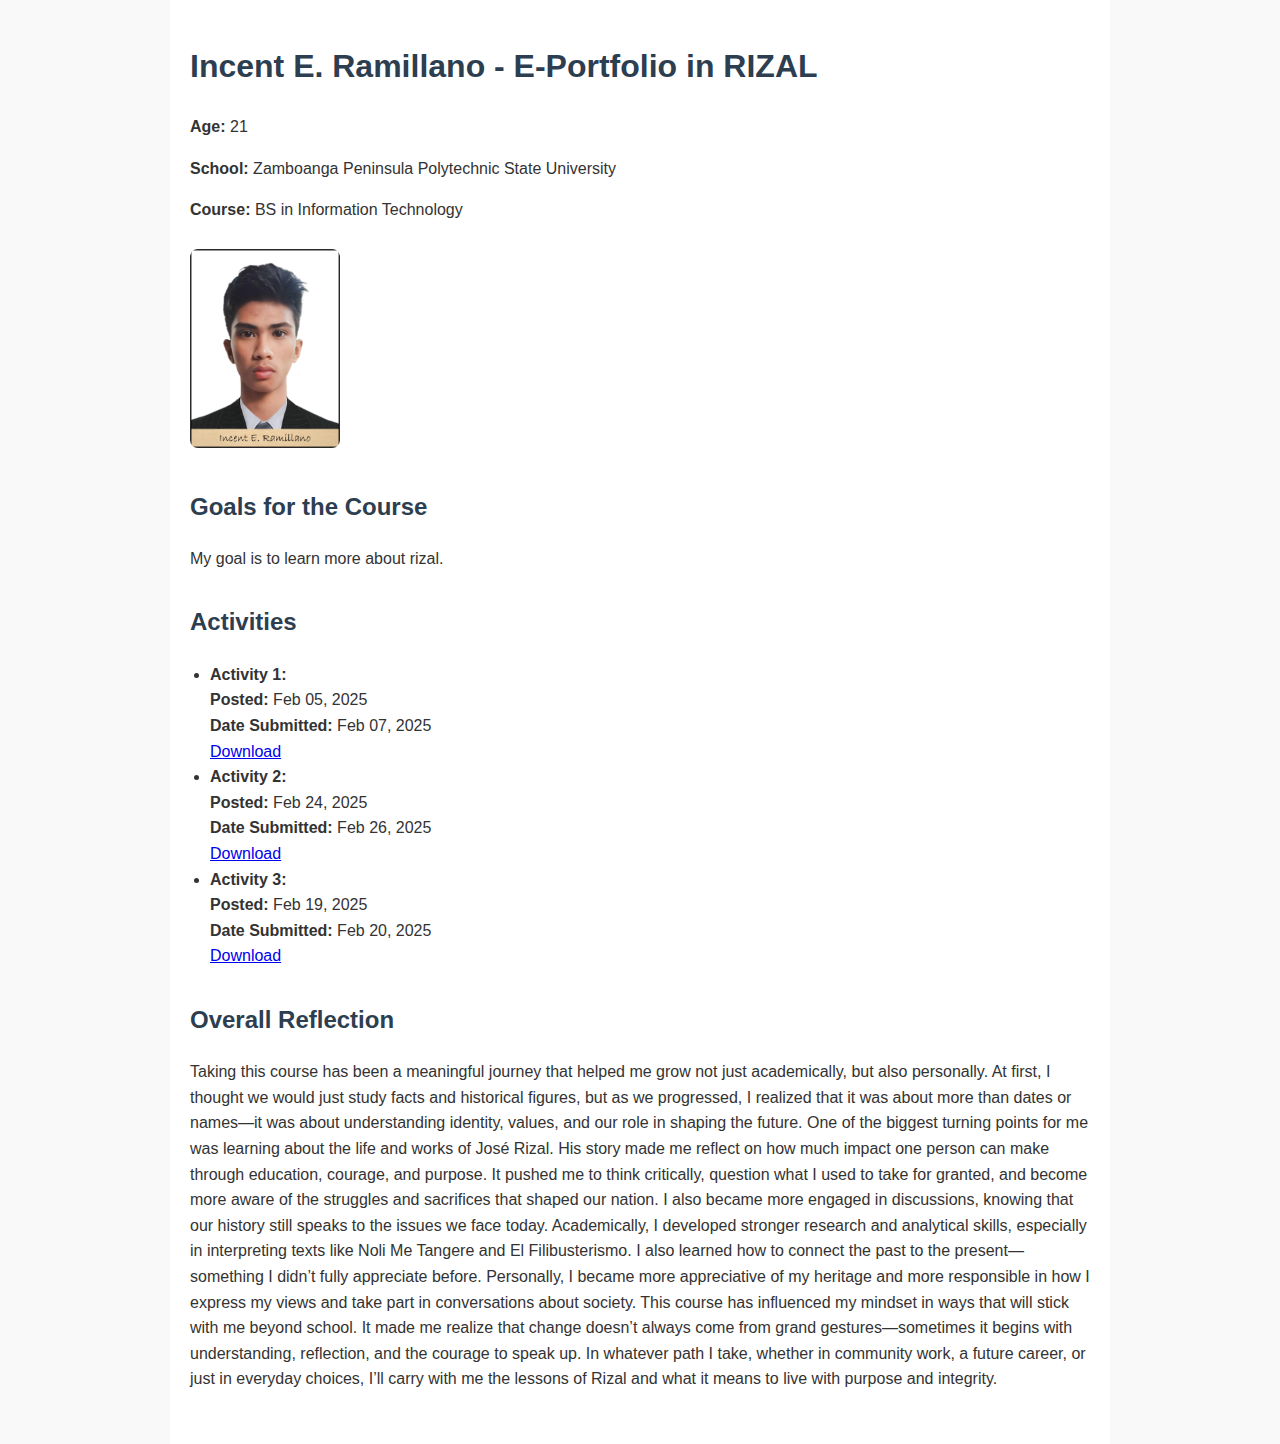
<file: index.html>
<!DOCTYPE html>
<html lang="en">
<head>
  <meta charset="UTF-8">
  <meta name="viewport" content="width=device-width, initial-scale=1">
  <title>Incent E. Ramillano</title>
  <style>
    body {
      font-family: Arial, sans-serif;
      line-height: 1.6;
      margin: 0;
      padding: 0;
      background: #f9f9f9;
      color: #333;
    }
    .container {
      max-width: 900px;
      margin: auto;
      padding: 20px;
      background: white;
    }
    header, section {
      margin-bottom: 2em;
    }
    h1, h2, h3 {
      color: #2c3e50;
    }
    ul, ol {
      padding-left: 20px;
    }
    .photo {
      max-width: 150px;
      border-radius: 8px;
      margin-top: 10px;
    }
  </style>
</head>
<body>
  <div class="container">
    <header>
      <h1>Incent E. Ramillano - E-Portfolio in RIZAL</h1>
      <p><strong>Age:</strong> 21</p>
      <p><strong>School:</strong> Zamboanga Peninsula Polytechnic State University</p>
      <p><strong>Course:</strong> BS in Information Technology</p>
      <img src="pasp.png" alt="Professional Photo" class="photo">
    </header>

    <section>
      <h2>Goals for the Course</h2>
      <p>My goal is to learn more about rizal.</p>
    </section>

    <section>
      <h2>Activities</h2>
      <ul>
        <li>
          <strong>Activity 1:</strong><br>
          <strong>Posted:</strong> Feb 05, 2025<br>
          <strong>Date Submitted:</strong> Feb 07, 2025<br>
          <a href="act1.pdf">Download</a>
        </li>
        <li>
          <strong>Activity 2:</strong><br>
          <strong>Posted:</strong> Feb 24, 2025<br>
          <strong>Date Submitted:</strong> Feb 26, 2025<br>
          <a href="act2.pdf">Download</a>
        </li>
        <li>
          <strong>Activity 3:</strong><br>
          <strong>Posted:</strong> Feb 19, 2025<br>
          <strong>Date Submitted:</strong> Feb 20, 2025<br>
          <a href="act3.pdf">Download</a>
        </li>
 
      </ul>
    </section>

    <section>
      <h2>Overall Reflection</h2>
      <p>Taking this course has been a meaningful journey that helped me grow not just academically, but also personally. At first, I thought we would just study facts and historical figures, but as we progressed, I realized that it was about more than dates or names—it was about understanding identity, values, and our role in shaping the future. One of the biggest turning points for me was learning about the life and works of José Rizal. His story made me reflect on how much impact one person can make through education, courage, and purpose. It pushed me to think critically, question what I used to take for granted, and become more aware of the struggles and sacrifices that shaped our nation. I also became more engaged in discussions, knowing that our history still speaks to the issues we face today. Academically, I developed stronger research and analytical skills, especially in interpreting texts like Noli Me Tangere and El Filibusterismo. I also learned how to connect the past to the present—something I didn’t fully appreciate before. Personally, I became more appreciative of my heritage and more responsible in how I express my views and take part in conversations about society. This course has influenced my mindset in ways that will stick with me beyond school. It made me realize that change doesn’t always come from grand gestures—sometimes it begins with understanding, reflection, and the courage to speak up. In whatever path I take, whether in community work, a future career, or just in everyday choices, I’ll carry with me the lessons of Rizal and what it means to live with purpose and integrity.</p>
    </section>
  </div>
</body>
</html>
</file>
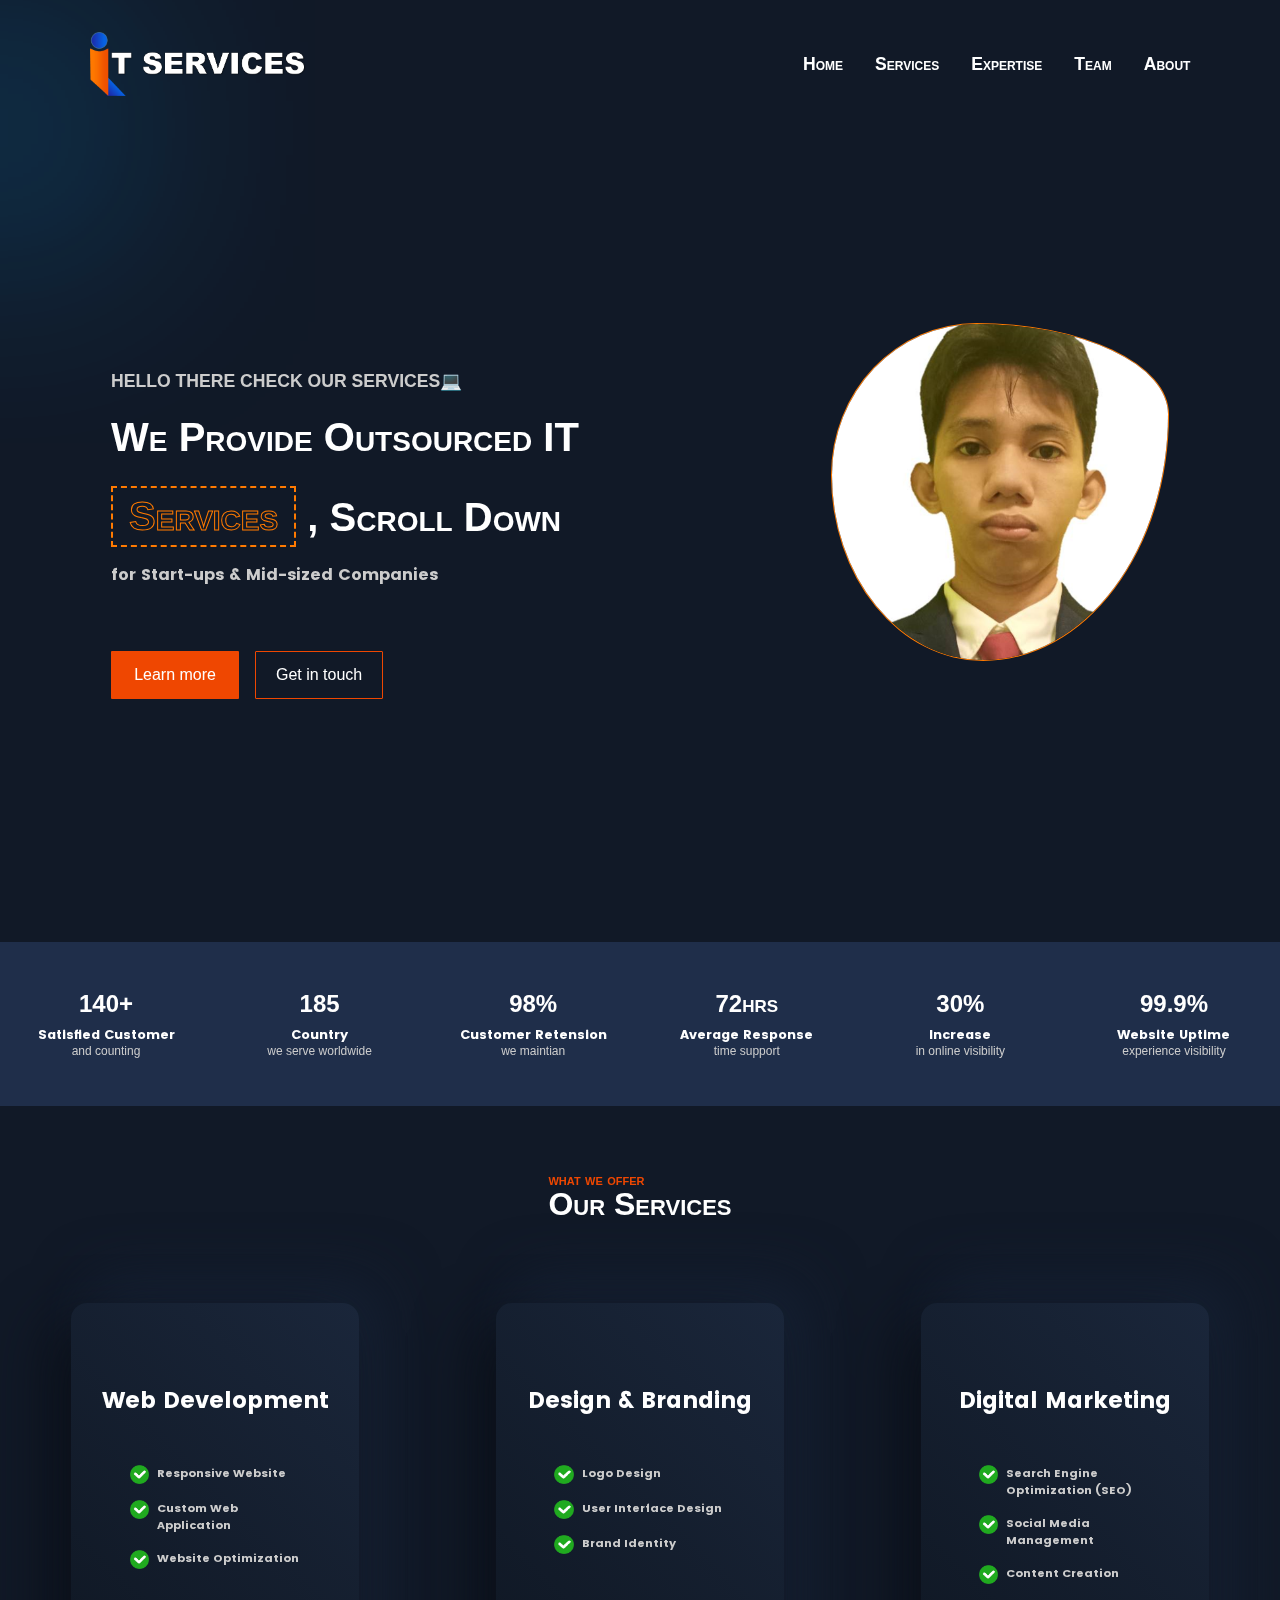
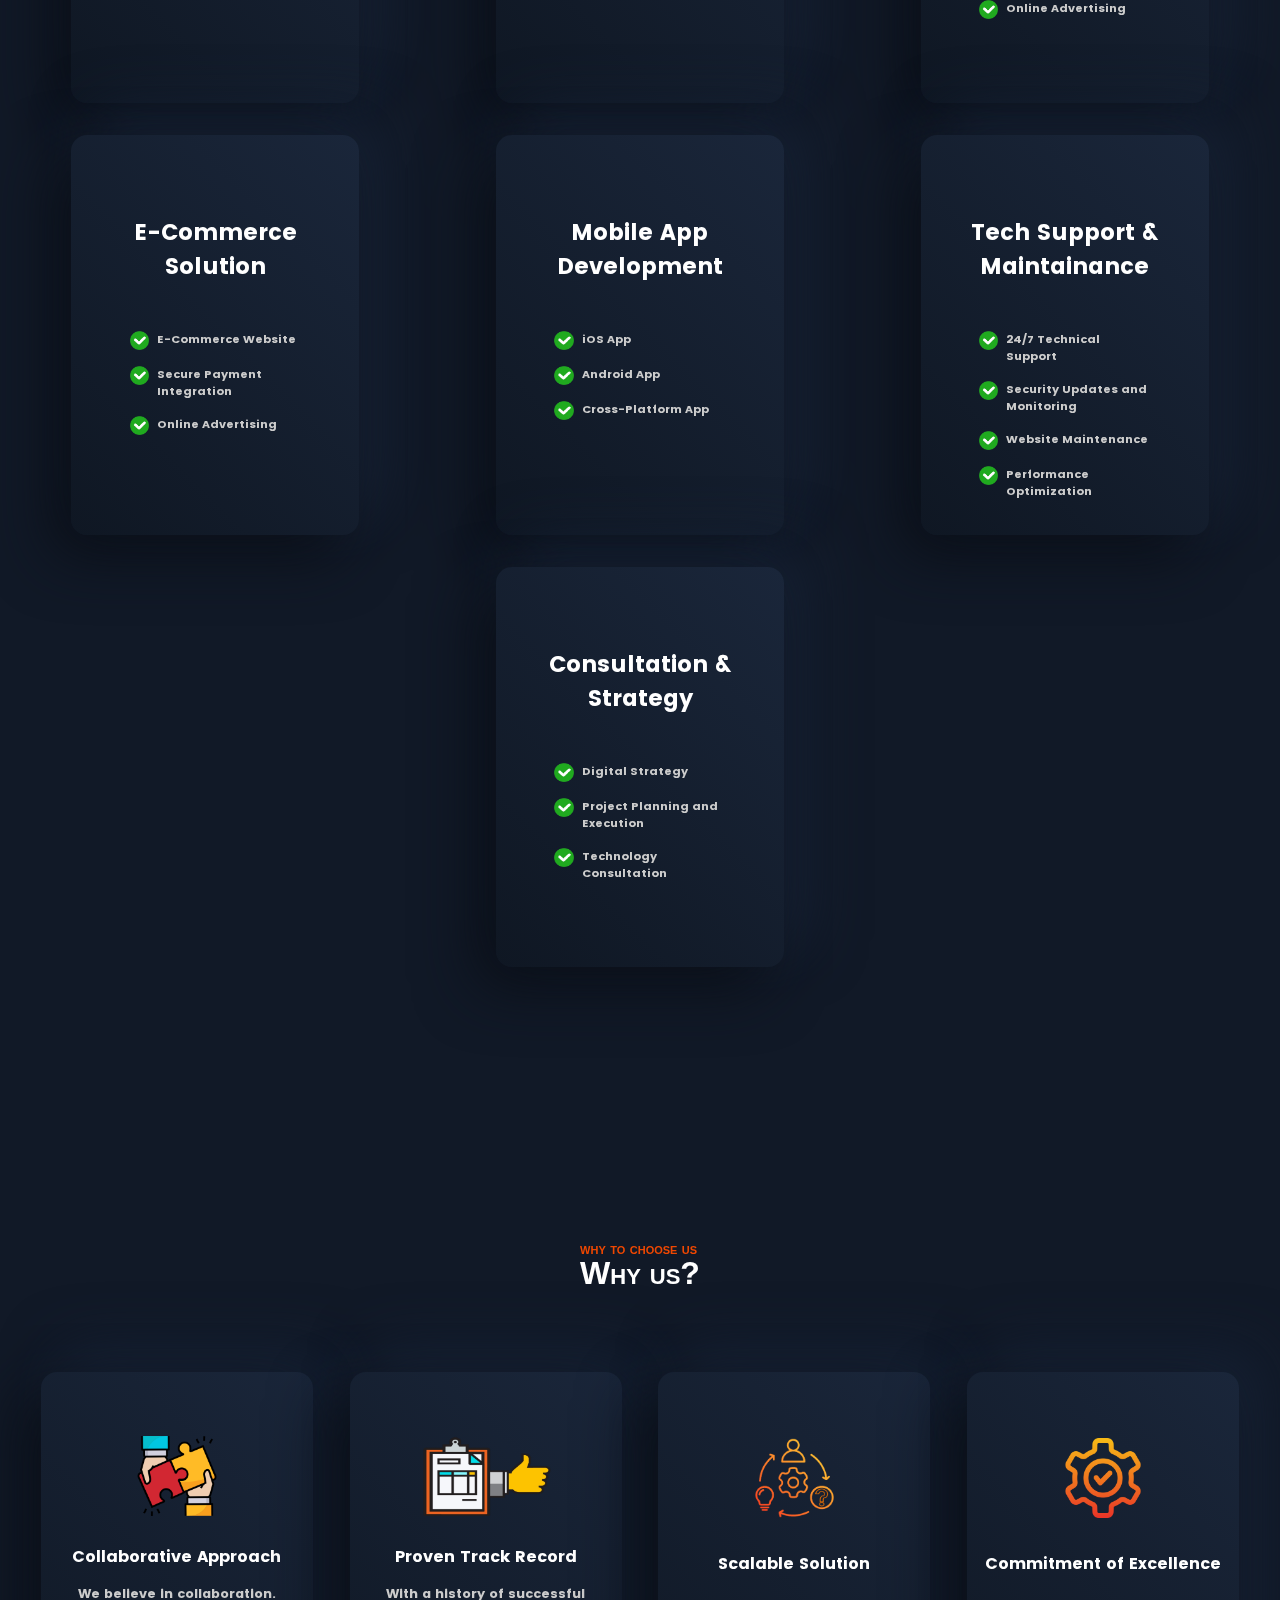
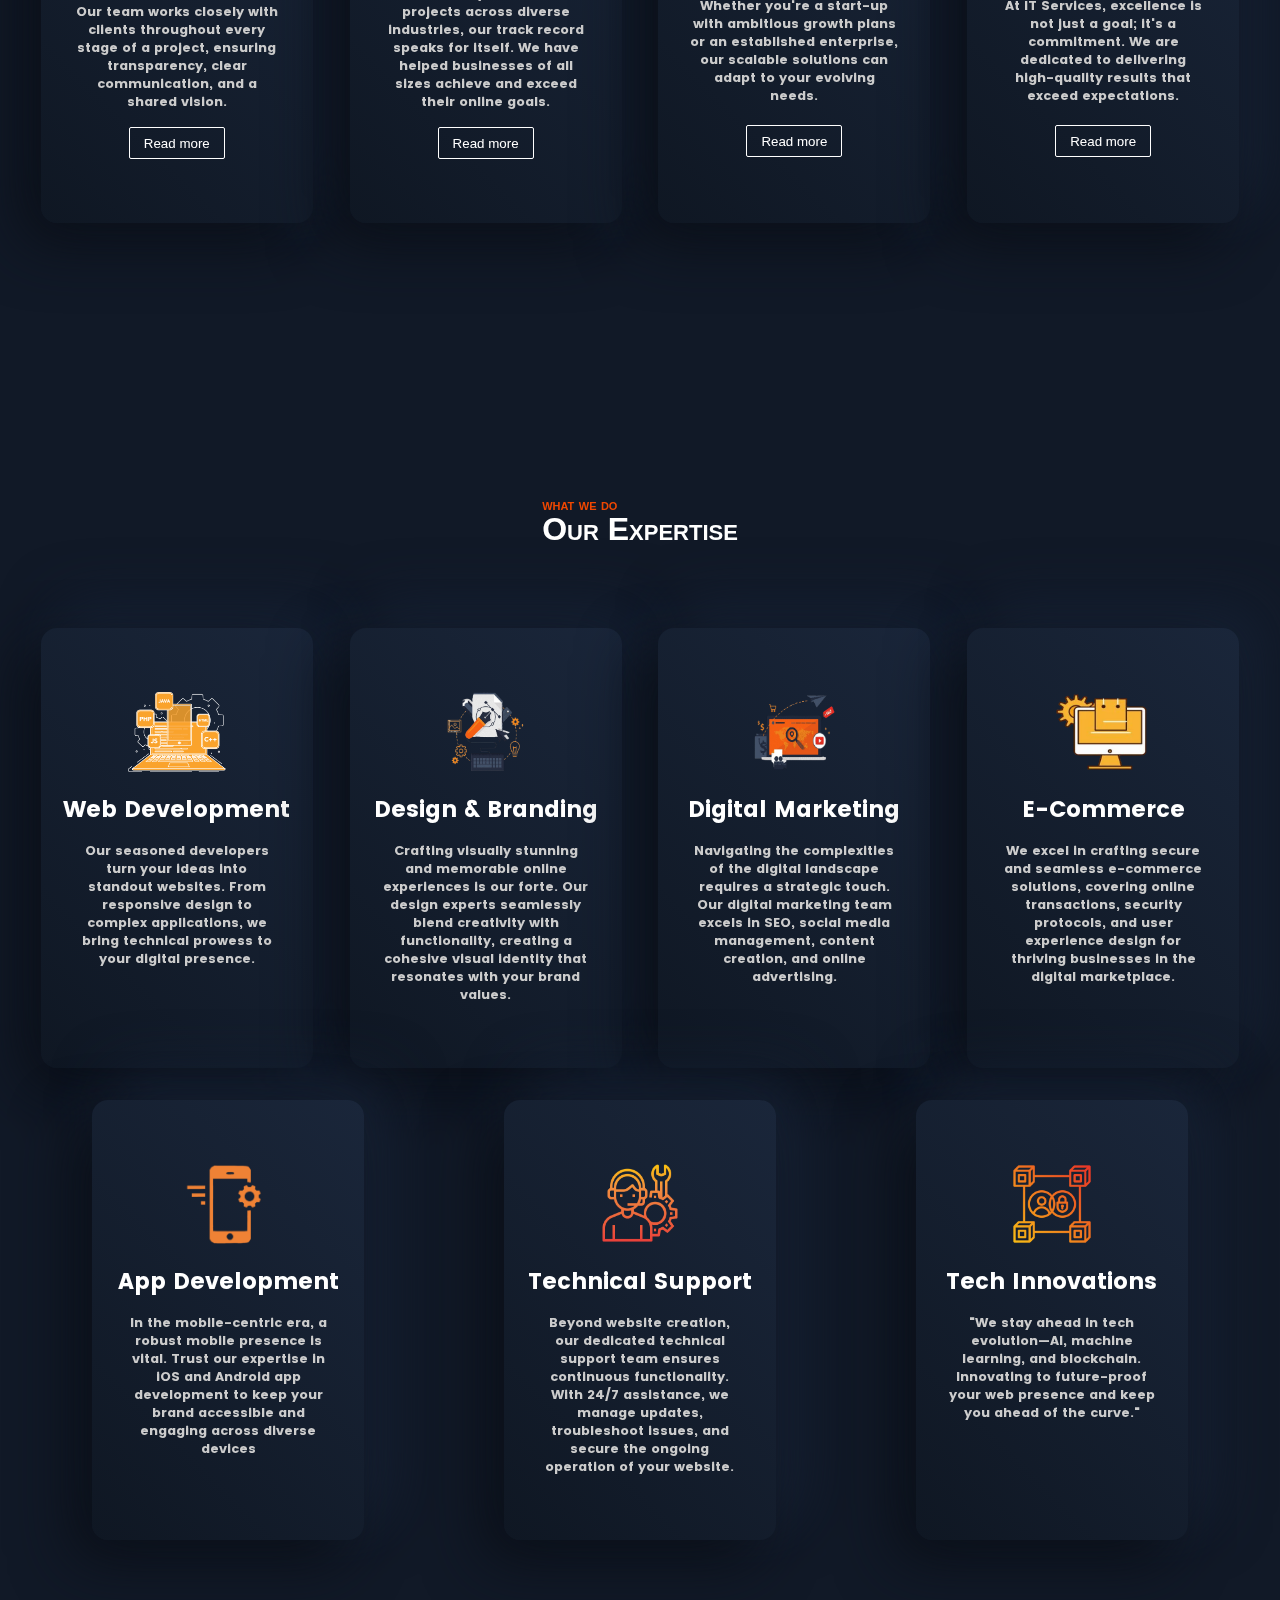
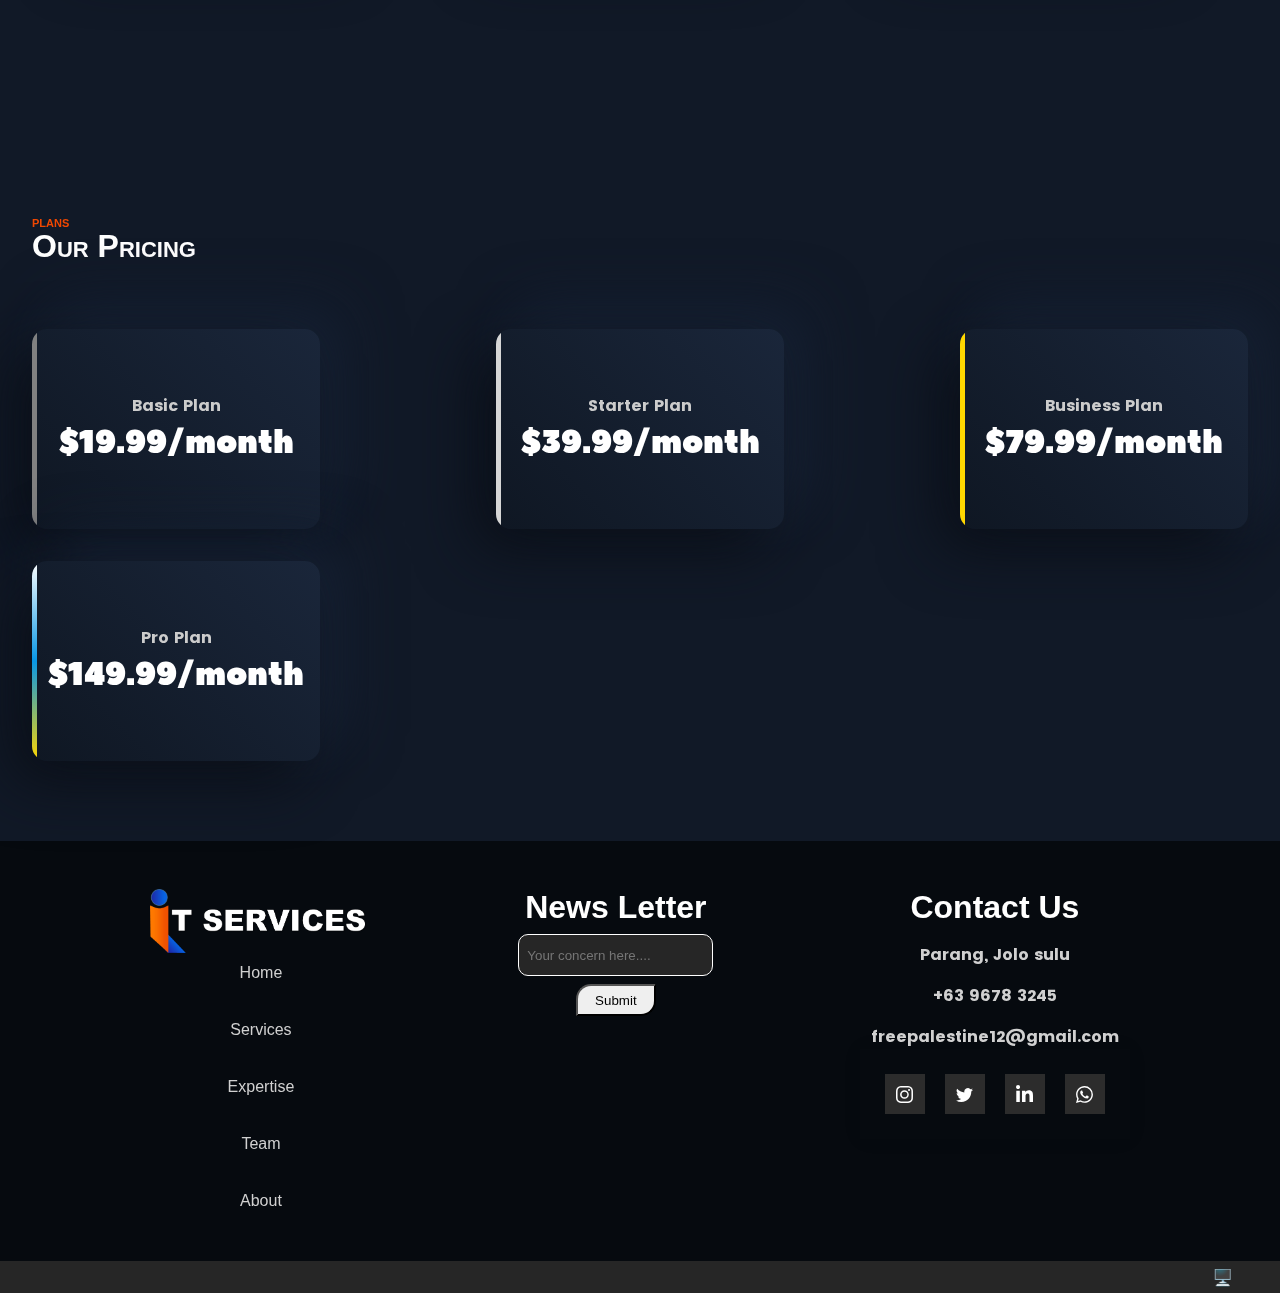
<file: FinalAmbatufast/index.html>
<!DOCTYPE html>
<html lang="en" style="scroll-behavior: smooth;">

<head>
    <meta charset="UTF-8">
    <meta name="viewport" content="width=
    , initial-scale=1.0">
    <link rel="stylesheet" href="style.css">
    <title>IT Services</title>
</head>

<body>
    <div class="vhst" id="hm">
        <header>

            <nav>
                <div class="logo">
                    <img src="images/logo.png" alt="">
                </div>
                <ul id="sd">
                    <li><a href="#hm"><img src="images/home.png" alt="">Home</a></li>
                    <li><a href="#services"><img src="images/srv.png" alt="">Services</a></li>
                    <li><a href="#xper"><img src="images/expertise.png" alt="">Expertise</a></li>
                    <li><a href="#"><img src="images/tm.png" alt="">Team</a></li>
                    <li><a href="#"><img src="images/abt.png" alt="">About</a></li>
                </ul>
                <label class="bar" for="check">
                    <input type="checkbox" id="check">
                    <span class="top"></span>
                    <span class="middle"></span>
                    <span class="bottom"></span>
                </label>
            </nav>
        </header>


        <div class="blur"></div>
        <div class="welcome">
            <div class="lab">
                <h4>HELLO THERE CHECK OUR SERVICES💻</h4>
                <h2>We Provide Outsourced IT <span>Services</span> , Scroll Down</h2>
                <p>for Start-ups & Mid-sized Companies</p>
                <div class="butr">
                    <button>Learn more</button>
                    <button>Get in touch </button>
                </div>
            </div>
            <div class="im">
                <img id="image" src="images/IDK.png" alt="">
            </div>

        </div>

    </div>



    <div class="ret">
        <ol>
            <h2>140+</h2>
            <h3>Satisfied Customer</h3>
            <p>and counting</p>
        </ol>

        <ol>
            <h2>185</h2>
            <h3>Country</h3>
            <p>we serve worldwide</p>
        </ol>

        <ol>
            <h2>98%</h2>
            <h3>Customer Retension</h3>
            <p>we maintian</p>

        </ol>

        <ol>
            <h2>72hrs</h2>
            <h3>Average Response</h3>
            <p>time support </p>
        </ol>

        <ol>
            <h2>30%</h2>
            <h3>Increase</h3>
            <p>in online visibility</p>
        </ol>

        <ol>
            <h2>99.9%</h2>
            <h3>Website Uptime</h3>
            <p>experience visibility</p>
        </ol>
    </div>



    <div class="services">
        <div class="servlab">
            <h2><span>Our</span> Services</h2>
        </div>

        <ul>
            <section id="services">
                <h3>Web Development</h3>

                <ol>

                    <li>
                        <img src="images/check.png" alt="">
                        <p>Responsive Website</p>
                    </li>

                    <li>
                        <img src="images/check.png" alt="">
                        <p>Custom Web Application</p>

                    </li>

                    <li>
                        <img src="images/check.png" alt="">
                        <p>Website Optimization</p>
                    </li>
                </ol>

            </section>

            <section>
                <h3>Design & Branding</h3>

                <ol>

                    <li>
                        <img src="images/check.png" alt="">
                        <p>Logo Design</p>

                    </li>

                    <li>
                        <img src="images/check.png" alt="">
                        <p>User Interface Design</p>

                    </li>

                    <li>
                        <img src="images/check.png" alt="">
                        <p>Brand Identity</p>
                    </li>
                </ol>
            </section>

            <section>
                <h3>Digital Marketing</h3>

                <ol>

                    <li>
                        <img src="images/check.png" alt="">
                        <p>Search Engine Optimization (SEO)</p>

                    </li>

                    <li>
                        <img src="images/check.png" alt="">
                        <p>Social Media Management</p>

                    </li>

                    <li>
                        <img src="images/check.png" alt="">
                        <p>Content Creation</p>
                    </li>

                    <li>
                        <img src="images/check.png" alt="">
                        <p>Online Advertising</p>
                    </li>
                </ol>
            </section>

            <section>
                <h3>E-Commerce Solution</h3>

                <ol>

                    <li>
                        <img src="images/check.png" alt="">
                        <p>E-Commerce Website</p>

                    </li>

                    <li>
                        <img src="images/check.png" alt="">
                        <p>Secure Payment Integration</p>

                    </li>

                    <li>
                        <img src="images/check.png" alt="">
                        <p>Online Advertising</p>
                    </li>
                </ol>
            </section>

            <section>
                <h3>Mobile App Development</h3>

                <ol>

                    <li>
                        <img src="images/check.png" alt="">
                        <p>iOS App</p>

                    </li>

                    <li>
                        <img src="images/check.png" alt="">
                        <p>Android App</p>

                    </li>

                    <li>
                        <img src="images/check.png" alt="">
                        <p>Cross-Platform App</p>
                    </li>
                </ol>
            </section>

            <section>
                <h3>Tech Support & Maintainance</h3>

                <ol>

                    <li>
                        <img src="images/check.png" alt="">
                        <p>24/7 Technical Support</p>

                    </li>

                    <li>
                        <img src="images/check.png" alt="">
                        <p>Security Updates and Monitoring</p>

                    </li>

                    <li>
                        <img src="images/check.png" alt="">
                        <p>Website Maintenance</p>
                    </li>

                    <li>
                        <img src="images/check.png" alt="">
                        <p> Performance Optimization</p>
                    </li>
                </ol>
            </section>

            <section>
                <h3>Consultation & Strategy</h3>

                <ol>

                    <li>
                        <img src="images/check.png" alt="">
                        <p>Digital Strategy</p>

                    </li>

                    <li>
                        <img src="images/check.png" alt="">
                        <p>Project Planning and Execution</p>

                    </li>

                    <li>
                        <img src="images/check.png" alt="">
                        <p>Technology Consultation</p>
                    </li>
                </ol>
            </section>
        </ul>


    </div>


    <div class="wus">
        <div class="wuslab">
            <h2>Why us?</h2>
        </div>
        <ul>
            <li>
                <img src="images/colab.png" alt="">
                <h3>Collaborative Approach</h3>
                <p>We believe in collaboration. Our team works closely with clients throughout every stage of a project,
                    ensuring transparency, clear communication, and a shared vision.</p>
                <button>Read more</button>
            </li>
            <li>
                <img src="images/rec.png" alt="">
                <h3>Proven Track Record</h3>
                <p>With a history of successful projects across diverse industries, our track record speaks for itself.
                    We have helped businesses of all sizes achieve and exceed their online goals.</p>
                <button>Read more</button>
            </li>
            <li>
                <img src="images/tr.png" alt="">
                <h3>Scalable Solution</h3>
                <p> Whether you're a start-up with ambitious growth plans or an established enterprise, our scalable
                    solutions can adapt to your evolving needs.</p>
                <button>Read more</button>
            </li>
            <li>
                <img src="images/comit.png" alt="">
                <h3>Commitment of Excellence</h3>
                <p>At IT Services, excellence is not just a goal; it's a commitment. We are dedicated to delivering
                    high-quality results that exceed expectations.</p>
                <button>Read more</button>
            </li>
        </ul>
    </div>




    <div class="exper">
        <div class="xp">
            <h2 id="xper">Our Expertise</h2>
        </div>
        <ul>

            <li>
                <img src="images/langdv.png" alt="">

                <h3>Web Development</h3>
                <p>
                    Our seasoned developers turn your ideas into standout websites. From responsive design to complex
                    applications, we bring technical prowess to your digital presence.
                </p>
            </li>


            <li>
                <img src="images/bran.png" alt="">

                <h3>Design & Branding</h3>
                <p>
                    Crafting visually stunning and memorable online experiences is our forte. Our design experts
                    seamlessly blend creativity with functionality, creating a cohesive visual identity that resonates
                    with your brand values.
                </p>
            </li>


            <li>
                <img src="images/strat.png" alt="">

                <h3>Digital Marketing</h3>
                <p>
                    Navigating the complexities of the digital landscape requires a strategic touch. Our digital
                    marketing team excels in SEO, social media management, content creation, and online advertising.
                </p>
            </li>


            <li>
                <img src="images/ecom.png" alt="">

                <h3>E-Commerce</h3>
                <p>
                    We excel in crafting secure and seamless e-commerce solutions, covering online transactions,
                    security protocols, and user experience design for thriving businesses in the digital marketplace.
                </p>
            </li>


            <li>
                <img src="images/mobil.png" alt="">

                <h3>App Development</h3>
                <p>
                    In the mobile-centric era, a robust mobile presence is vital. Trust our expertise in iOS and Android
                    app development to keep your brand accessible and engaging across diverse devices
                </p>
            </li>


            <li>
                <img src="images/techs.png" alt="">

                <h3>Technical Support</h3>
                <p>
                    Beyond website creation, our dedicated technical support team ensures continuous functionality. With
                    24/7 assistance, we manage updates, troubleshoot issues, and secure the ongoing operation of your
                    website.
                </p>
            </li>


            
            <li>
                <img src="images/bchain.png" alt="">

                <h3>Tech Innovations</h3>
                <p>
                    "We stay ahead in tech evolution—AI, machine learning, and blockchain. Innovating to future-proof
                    your web presence and keep you ahead of the curve."
                </p>
            </li>
        </ul>
    </div>










<div class="pla">

    <div class="pplan" id="plan">
        <div class="ht">
            <h2>Our Pricing</h2>
        </div>
        <ul>
            <li>
                <h4>Basic Plan</h4>
                <h3>$19.99/month</h3>
                <section2>
                    <ol>
                        <img src="images/check.png" alt="">
                        <p>Web Development</p>
                    </ol>
                    <ol>
                        <img src="images/check.png" alt="">
                        <p>Standard Design</p>
                    </ol>
                    <ol>
                        <img src="images/check.png" alt="">
                        <p>Enhanced SEO Optimization</p>
                    </ol>
                    <ol>
                        <img src="images/check.png" alt="">
                        <p>Basic SEO Optimization</p>
                    </ol>
                </section2>
            </li>




            

            <li>
                <h4>Starter Plan</h4>
                <h3>$39.99/month</h3>
                <section2>
                    <ol>
                        <img src="images/check.png" alt="">
                        <p>Web Development</p>
                    </ol>
                    <ol>
                        <img src="images/check.png" alt="">
                        <p>Custom Design</p>
                    </ol>
                    <ol>
                        <img src="images/check.png" alt="">
                        <p>Enhanced SEO Optimization</p>
                    </ol>
                    <ol>
                        <img src="images/check.png" alt="">
                        <p>Social Media Management</p>
                    </ol>
                    <ol>
                        <img src="images/check.png" alt="">
                        <p>Email and Chat Support</p>
                    </ol>
                </section2>
            </li>




            <li>
                <h4>Business Plan</h4>
                <h3>$79.99/month</h3>
                <section2>
                    <ol>
                        <img src="images/check.png" alt="">
                        <p>Web Development</p>
                    </ol>
                    <ol>
                        <img src="images/check.png" alt="">
                        <p>Premium Design</p>
                    </ol>
                    <ol>
                        <img src="images/check.png" alt="">
                        <p>Advanced SEO Optimization</p>
                    </ol>
                    <ol>
                        <img src="images/check.png" alt="">
                        <p>Social Media Management</p>
                    </ol>
                    <ol>
                        <img src="images/check.png" alt="">
                        <p>Content Creation</p>
                    </ol>
                    <ol>
                        <img src="images/check.png" alt="">
                        <p>E-commerce Support</p>
                    </ol>
                    <ol>
                        <img src="images/check.png" alt="">
                        <p>24/7 Email and Chat Support</p>
                    </ol>
                </section2>
            </li>




            <li>
                <h4>Pro Plan</h4>
                <h3>$149.99/month</h3>
                <section2>
                    <ol>
                        <img src="images/check.png" alt="">
                        <p>Comprehensive Web Development</p>
                    </ol>
                    <ol>
                        <img src="images/check.png" alt="">
                        <p>Bespoke Design</p>
                    </ol>
                    <ol>
                        <img src="images/check.png" alt="">
                        <p>Advanced SEO and Analytics</p>
                    </ol>
                    <ol>
                        <img src="images/check.png" alt="">
                        <p>Social Media Management and Advertising</p>
                    </ol>
                    <ol>
                        <img src="images/check.png" alt="">
                        <p>Content Creation and Marketing</p>
                    </ol>
                    <ol>
                        <img src="images/check.png" alt="">
                        <p>E-commerce Solutions</p>
                    </ol>
                    <ol>
                        <img src="images/check.png" alt="">
                        <p>Mobile App Development</p>
                    </ol>
                    <ol>
                        <img src="images/check.png" alt="">
                        <p>24/7 Priority Support</p>
                    </ol>
                </section2>
            </li>
        </ul>
    </div>

</div>
















    <div class="bom">
        <li>

            <img src="images/logo.png" alt="">

            <ul id="sd">
                <li><a href="#hm">Home</a></li>
                <li><a href="#services">Services</a></li>
                <li><a href="#xper">Expertise</a></li>
                <li><a href="#">Team</a></li>
                <li><a href="#">About</a></li>
            </ul>
        </li>

        <li>
            <h1>News Letter</h1>
            <form action="">
                <input placeholder="Your concern here...." id="mssg" type="text" required>
                <input id="bort" type="submit" class="sub">
            </form>
        </li>
        <li>
            <h1>Contact Us</h1>
            <section>
                <ol><i class="fa-solid fa-location-dot" style="color: #e2e6e9;"></i> Parang, Jolo sulu</ol>
                <ol><i class="fa-solid fa-headset"></i> +63 9678 3245</ol>
                <ol><i class="fa-solid fa-envelope"></i> freepalestine12@gmail.com</ol>
            </section>
            <div class="card">
                <a href="#" class="socialContainer containerOne">
                    <svg class="socialSvg instagramSvg" viewBox="0 0 16 16">
                        <path
                            d="M8 0C5.829 0 5.556.01 4.703.048 3.85.088 3.269.222 2.76.42a3.917 3.917 0 0 0-1.417.923A3.927 3.927 0 0 0 .42 2.76C.222 3.268.087 3.85.048 4.7.01 5.555 0 5.827 0 8.001c0 2.172.01 2.444.048 3.297.04.852.174 1.433.372 1.942.205.526.478.972.923 1.417.444.445.89.719 1.416.923.51.198 1.09.333 1.942.372C5.555 15.99 5.827 16 8 16s2.444-.01 3.298-.048c.851-.04 1.434-.174 1.943-.372a3.916 3.916 0 0 0 1.416-.923c.445-.445.718-.891.923-1.417.197-.509.332-1.09.372-1.942C15.99 10.445 16 10.173 16 8s-.01-2.445-.048-3.299c-.04-.851-.175-1.433-.372-1.941a3.926 3.926 0 0 0-.923-1.417A3.911 3.911 0 0 0 13.24.42c-.51-.198-1.092-.333-1.943-.372C10.443.01 10.172 0 7.998 0h.003zm-.717 1.442h.718c2.136 0 2.389.007 3.232.046.78.035 1.204.166 1.486.275.373.145.64.319.92.599.28.28.453.546.598.92.11.281.24.705.275 1.485.039.843.047 1.096.047 3.231s-.008 2.389-.047 3.232c-.035.78-.166 1.203-.275 1.485a2.47 2.47 0 0 1-.599.919c-.28.28-.546.453-.92.598-.28.11-.704.24-1.485.276-.843.038-1.096.047-3.232.047s-2.39-.009-3.233-.047c-.78-.036-1.203-.166-1.485-.276a2.478 2.478 0 0 1-.92-.598 2.48 2.48 0 0 1-.6-.92c-.109-.281-.24-.705-.275-1.485-.038-.843-.046-1.096-.046-3.233 0-2.136.008-2.388.046-3.231.036-.78.166-1.204.276-1.486.145-.373.319-.64.599-.92.28-.28.546-.453.92-.598.282-.11.705-.24 1.485-.276.738-.034 1.024-.044 2.515-.045v.002zm4.988 1.328a.96.96 0 1 0 0 1.92.96.96 0 0 0 0-1.92zm-4.27 1.122a4.109 4.109 0 1 0 0 8.217 4.109 4.109 0 0 0 0-8.217zm0 1.441a2.667 2.667 0 1 1 0 5.334 2.667 2.667 0 0 1 0-5.334z">
                        </path>
                    </svg>
                </a>

                <a href="#" class="socialContainer containerTwo">
                    <svg class="socialSvg twitterSvg" viewBox="0 0 16 16">
                        <path
                            d="M5.026 15c6.038 0 9.341-5.003 9.341-9.334 0-.14 0-.282-.006-.422A6.685 6.685 0 0 0 16 3.542a6.658 6.658 0 0 1-1.889.518 3.301 3.301 0 0 0 1.447-1.817 6.533 6.533 0 0 1-2.087.793A3.286 3.286 0 0 0 7.875 6.03a9.325 9.325 0 0 1-6.767-3.429 3.289 3.289 0 0 0 1.018 4.382A3.323 3.323 0 0 1 .64 6.575v.045a3.288 3.288 0 0 0 2.632 3.218 3.203 3.203 0 0 1-.865.115 3.23 3.23 0 0 1-.614-.057 3.283 3.283 0 0 0 3.067 2.277A6.588 6.588 0 0 1 .78 13.58a6.32 6.32 0 0 1-.78-.045A9.344 9.344 0 0 0 5.026 15z">
                        </path>
                    </svg> </a>

                <a href="#" class="socialContainer containerThree">
                    <svg class="socialSvg linkdinSvg" viewBox="0 0 448 512">
                        <path
                            d="M100.28 448H7.4V148.9h92.88zM53.79 108.1C24.09 108.1 0 83.5 0 53.8a53.79 53.79 0 0 1 107.58 0c0 29.7-24.1 54.3-53.79 54.3zM447.9 448h-92.68V302.4c0-34.7-.7-79.2-48.29-79.2-48.29 0-55.69 37.7-55.69 76.7V448h-92.78V148.9h89.08v40.8h1.3c12.4-23.5 42.69-48.3 87.88-48.3 94 0 111.28 61.9 111.28 142.3V448z">
                        </path>
                    </svg>
                </a>

                <a href="#" class="socialContainer containerFour">
                    <svg class="socialSvg whatsappSvg" viewBox="0 0 16 16">
                        <path
                            d="M13.601 2.326A7.854 7.854 0 0 0 7.994 0C3.627 0 .068 3.558.064 7.926c0 1.399.366 2.76 1.057 3.965L0 16l4.204-1.102a7.933 7.933 0 0 0 3.79.965h.004c4.368 0 7.926-3.558 7.93-7.93A7.898 7.898 0 0 0 13.6 2.326zM7.994 14.521a6.573 6.573 0 0 1-3.356-.92l-.24-.144-2.494.654.666-2.433-.156-.251a6.56 6.56 0 0 1-1.007-3.505c0-3.626 2.957-6.584 6.591-6.584a6.56 6.56 0 0 1 4.66 1.931 6.557 6.557 0 0 1 1.928 4.66c-.004 3.639-2.961 6.592-6.592 6.592zm3.615-4.934c-.197-.099-1.17-.578-1.353-.646-.182-.065-.315-.099-.445.099-.133.197-.513.646-.627.775-.114.133-.232.148-.43.05-.197-.1-.836-.308-1.592-.985-.59-.525-.985-1.175-1.103-1.372-.114-.198-.011-.304.088-.403.087-.088.197-.232.296-.346.1-.114.133-.198.198-.33.065-.134.034-.248-.015-.347-.05-.099-.445-1.076-.612-1.47-.16-.389-.323-.335-.445-.34-.114-.007-.247-.007-.38-.007a.729.729 0 0 0-.529.247c-.182.198-.691.677-.691 1.654 0 .977.71 1.916.81 2.049.098.133 1.394 2.132 3.383 2.992.47.205.84.326 1.129.418.475.152.904.129 1.246.08.38-.058 1.171-.48 1.338-.943.164-.464.164-.86.114-.943-.049-.084-.182-.133-.38-.232z">
                        </path>
                    </svg>
                </a>
            </div>


        </li>
    </div>


    <div class="footer">
        <marquee>
            🖥️ AL-KHAZRI 🖥️ ALQUIN 🖥️ ALGEO 🖥️ BRENDO 🖥️ INCENT 🖥️
        </marquee>

    </div>


    <script src="script.js"></script>
</body>

</html>
</file>
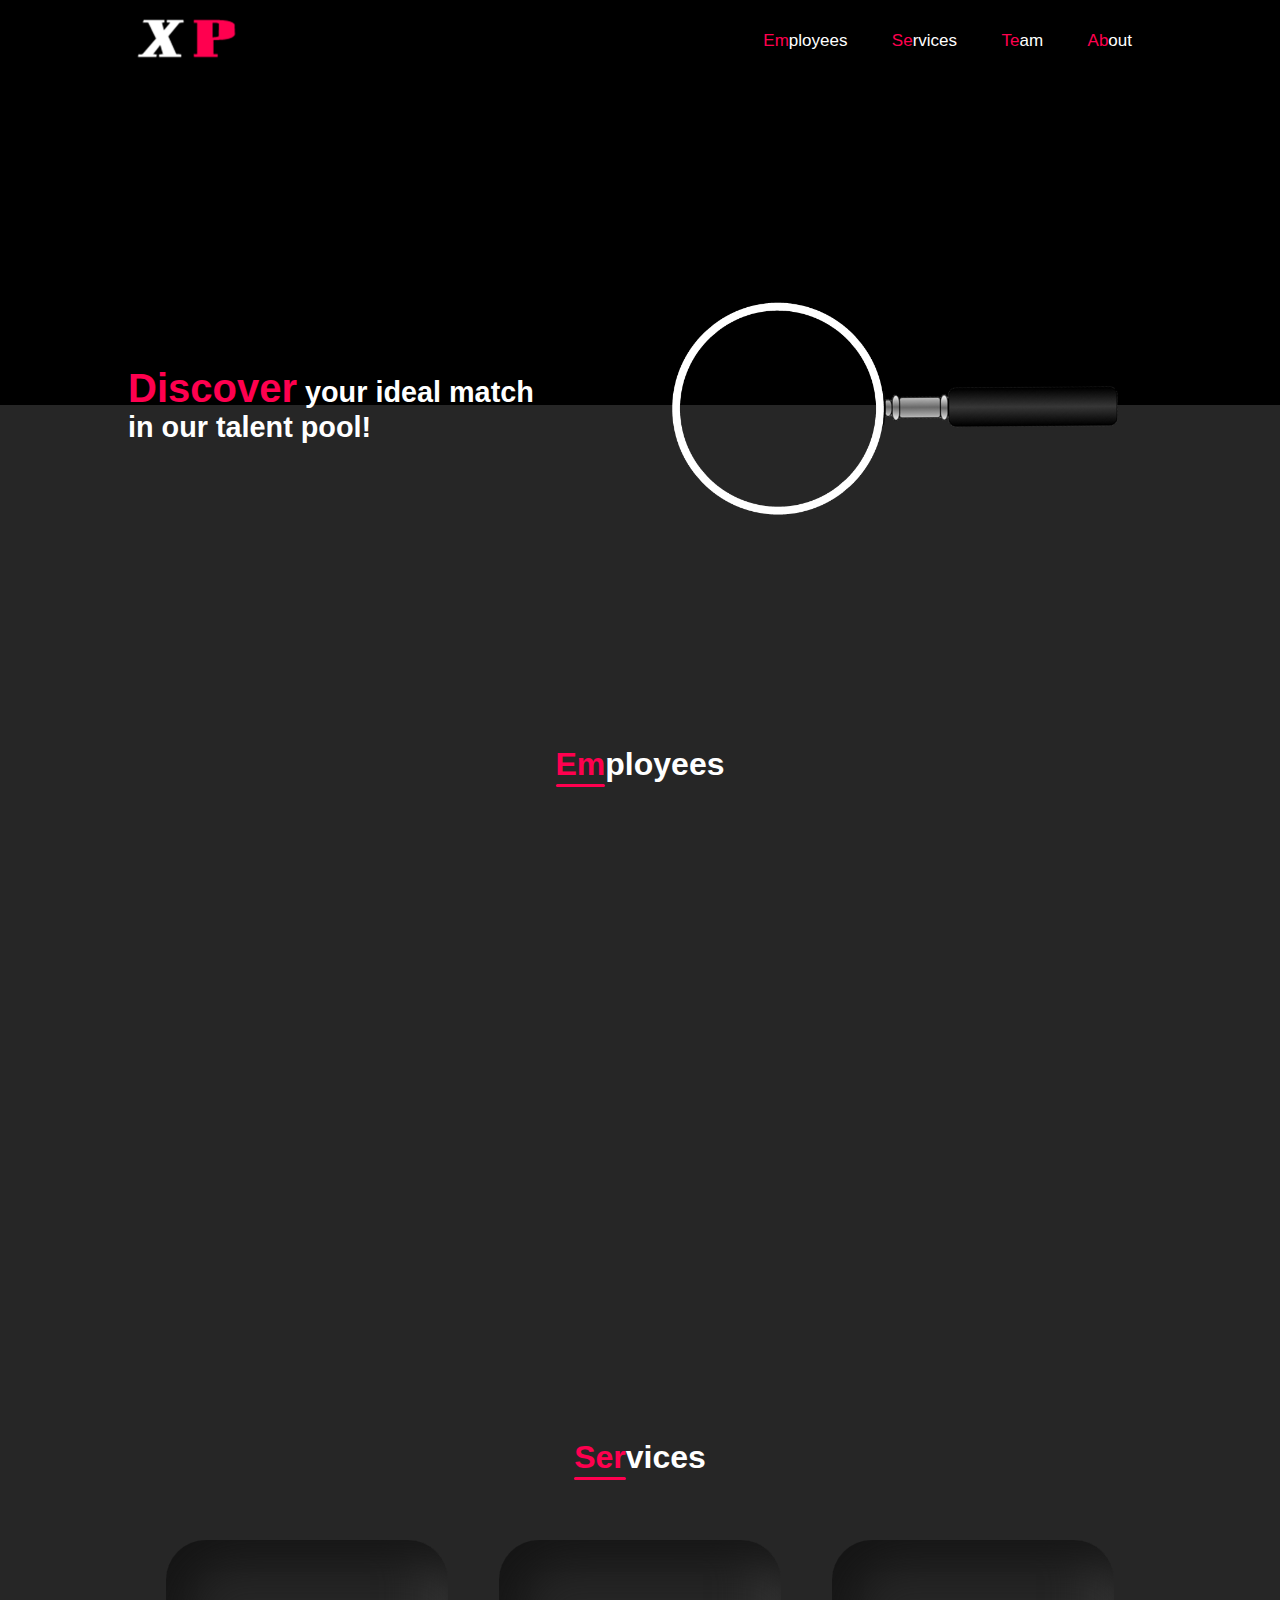
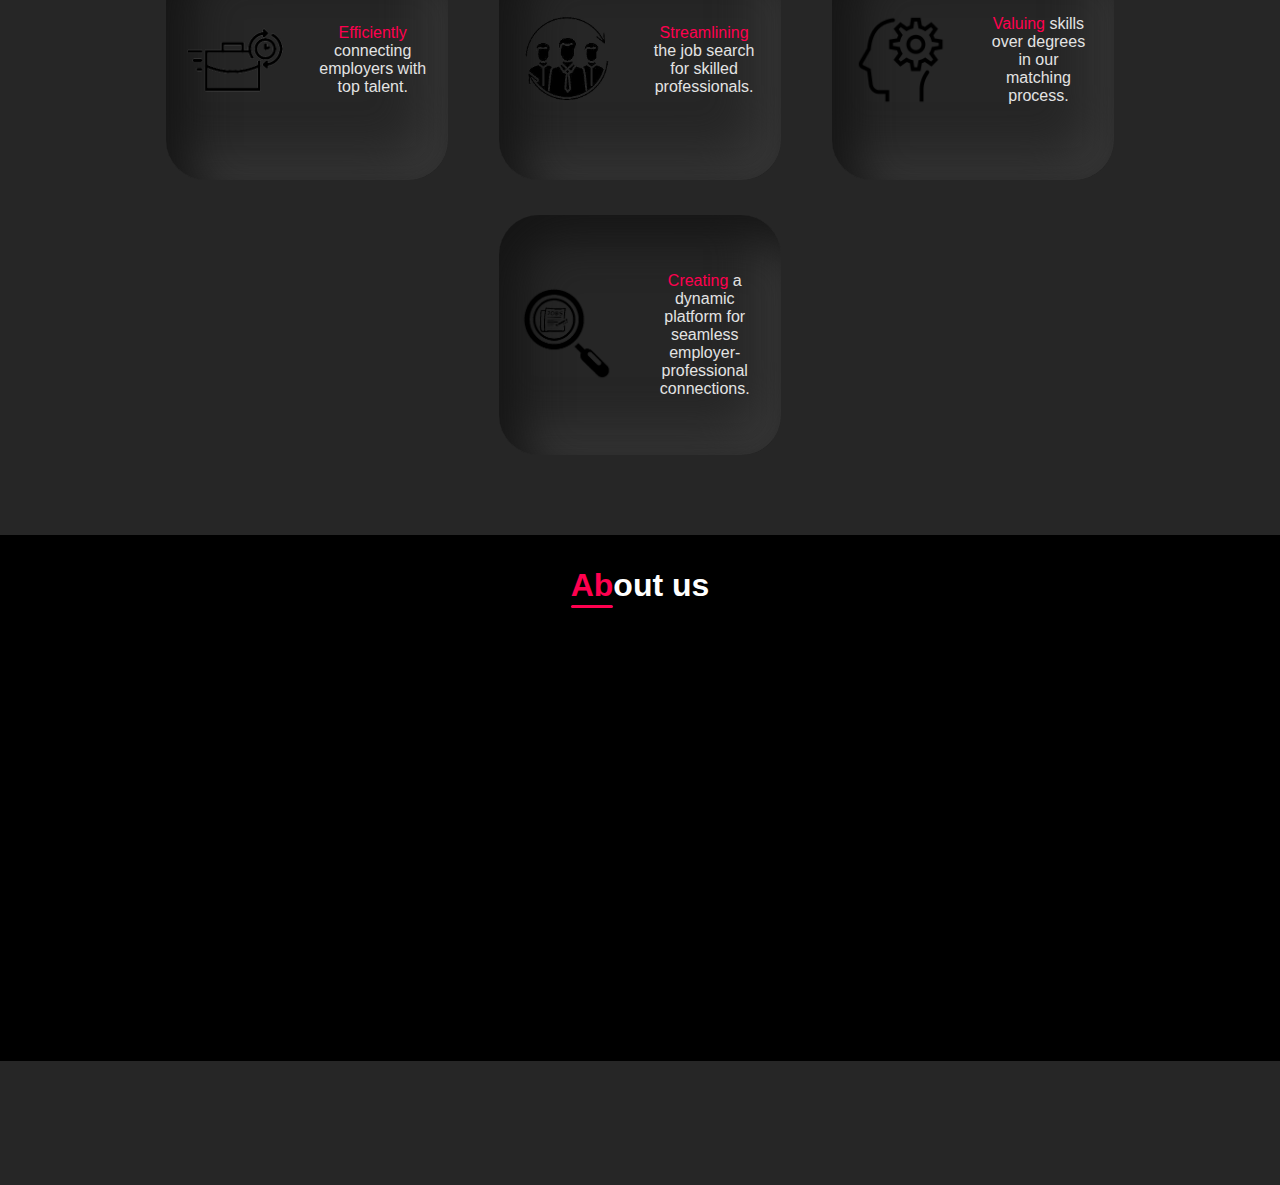
<file: Portfolio/index.html>
<!DOCTYPE html>
<html lang="en">
<head>
  
  <meta charset="UTF-8">
  <meta name="viewport" content="width=device-width, initial-scale=1.0">
  <link rel="stylesheet" href="style.css">
  <title>Main Portfolio</title>
</head>
<body>
  <div class="header">
    <nav>    
      <div class="logo">
        <a href=""><img src="prant pic/logo.png" alt="logo"draggable></a>
      </div>
      <ul>
        <li><a href="#Employees"><span>Em</span>ployees</a></li>
        <li><a href="#"><span>Se</span>rvices</a></li>
        <li><a href="#"><span>Te</span>am</a></li>
        <li><a href="#hmp"><span>Ab</span>out</a></li>

      </ul>
    </nav>
  </div>

  <div class="welcome">
    <div class="mssgui">
      <h2><span>Discover</span> your ideal match <br>in our talent pool!</h2>
    </div>
    <img src="prant pic\magnif.png" alt="" draggable="false">
  </div>

  <div class="employees">
    <div class="heademp" id="Employees">
      <h2><span>Em</span>ployees</h2>
    </div>
    
    <li class="mub">
      <section>
        <div>
          <img src="prant pic/IDK.png" alt="alem" draggable="false">
        </div>

        <div class="desc">
          <h4>Front-end Developer</h4>
          <p>I'm <span>Al-khazri Alim</span>, a 19-year-old front-end developer on a mission to bring creative and user-centric digital experiences to life.</p>
          <ol>
            <ul>
              <div class="skills">
                <span class="pers">
                  <svg xmlns="http://www.w3.org/2000/svg" height="1em" viewBox="0 0 384 512"><path d="M0 32l34.9 395.8L191.5 480l157.6-52.2L384 32H0zm308.2 127.9H124.4l4.1 49.4h175.6l-13.6 148.4-97.9 27v.3h-1.1l-98.7-27.3-6-75.8h47.7L138 320l53.5 14.5 53.7-14.5 6-62.2H84.3L71.5 112.2h241.1l-4.4 47.7z"/></svg>
                </span>     
                <span class="second">
                  <svg xmlns="http://www.w3.org/2000/svg" height="1em" viewBox="0 0 384 512"><path d="M0 32l34.9 395.8L192 480l157.1-52.2L384 32H0zm313.1 80l-4.8 47.3L193 208.6l-.3.1h111.5l-12.8 146.6-98.2 28.7-98.8-29.2-6.4-73.9h48.9l3.2 38.3 52.6 13.3 54.7-15.4 3.7-61.6-166.3-.5v-.1l-.2.1-3.6-46.3L193.1 162l6.5-2.7H76.7L70.9 112h242.2z"/></svg>
                </span>         
                <span class="third">
                  <svg xmlns="http://www.w3.org/2000/svg" height="1em" viewBox="0 0 448 512"><path d="M0 32v448h448V32H0zm243.8 349.4c0 43.6-25.6 63.5-62.9 63.5-33.7 0-53.2-17.4-63.2-38.5l34.3-20.7c6.6 11.7 12.6 21.6 27.1 21.6 13.8 0 22.6-5.4 22.6-26.5V237.7h42.1v143.7zm99.6 63.5c-39.1 0-64.4-18.6-76.7-43l34.3-19.8c9 14.7 20.8 25.6 41.5 25.6 17.4 0 28.6-8.7 28.6-20.8 0-14.4-11.4-19.5-30.7-28l-10.5-4.5c-30.4-12.9-50.5-29.2-50.5-63.5 0-31.6 24.1-55.6 61.6-55.6 26.8 0 46 9.3 59.8 33.7L368 290c-7.2-12.9-15-18-27.1-18-12.3 0-20.1 7.8-20.1 18 0 12.6 7.8 17.7 25.9 25.6l10.5 4.5c35.8 15.3 55.9 31 55.9 66.2 0 37.8-29.8 58.6-69.7 58.6z"/></svg>
                </span>
              </div>
              <div class="open">
                <span>Portfolio</span>
                <a href="https://khadza.github.io/1stTime/web_portfolio.html">
                  <svg xmlns="http://www.w3.org/2000/svg" viewBox="0 0 512 512"><path d="M320 0c-17.7 0-32 14.3-32 32s14.3 32 32 32h82.7L201.4 265.4c-12.5 12.5-12.5 32.8 0 45.3s32.8 12.5 45.3 0L448 109.3V192c0 17.7 14.3 32 32 32s32-14.3 32-32V32c0-17.7-14.3-32-32-32H320zM80 32C35.8 32 0 67.8 0 112V432c0 44.2 35.8 80 80 80H400c44.2 0 80-35.8 80-80V320c0-17.7-14.3-32-32-32s-32 14.3-32 32V432c0 8.8-7.2 16-16 16H80c-8.8 0-16-7.2-16-16V112c0-8.8 7.2-16 16-16H192c17.7 0 32-14.3 32-32s-14.3-32-32-32H80z"/></svg>
                </a>
              </div>
            </ul>
            
                
          </ol>
        </div>
        
      </section> 
    </li>


    <li class="mub">
      <section>
        <div>
          <img src="prant pic/IDK.png" alt="alem" draggable="false">
        </div>
        <div class="desc">
          <h4>Front-end Developer</h4>
          <p>I'm <span>Al-khazri Alim</span>, a 19-year-old front-end developer on a mission to bring creative and user-centric digital experiences to life.</p>
          <ol>
            <ul>
              <div class="skills">
                <span class="pers">
                  <svg xmlns="http://www.w3.org/2000/svg" height="1em" viewBox="0 0 384 512"><path d="M0 32l34.9 395.8L191.5 480l157.6-52.2L384 32H0zm308.2 127.9H124.4l4.1 49.4h175.6l-13.6 148.4-97.9 27v.3h-1.1l-98.7-27.3-6-75.8h47.7L138 320l53.5 14.5 53.7-14.5 6-62.2H84.3L71.5 112.2h241.1l-4.4 47.7z"/></svg>
                </span>     
                <span class="second">
                  <svg xmlns="http://www.w3.org/2000/svg" height="1em" viewBox="0 0 384 512"><path d="M0 32l34.9 395.8L192 480l157.1-52.2L384 32H0zm313.1 80l-4.8 47.3L193 208.6l-.3.1h111.5l-12.8 146.6-98.2 28.7-98.8-29.2-6.4-73.9h48.9l3.2 38.3 52.6 13.3 54.7-15.4 3.7-61.6-166.3-.5v-.1l-.2.1-3.6-46.3L193.1 162l6.5-2.7H76.7L70.9 112h242.2z"/></svg>
                </span>         
                <span class="third">
                  <svg xmlns="http://www.w3.org/2000/svg" height="1em" viewBox="0 0 448 512"><path d="M0 32v448h448V32H0zm243.8 349.4c0 43.6-25.6 63.5-62.9 63.5-33.7 0-53.2-17.4-63.2-38.5l34.3-20.7c6.6 11.7 12.6 21.6 27.1 21.6 13.8 0 22.6-5.4 22.6-26.5V237.7h42.1v143.7zm99.6 63.5c-39.1 0-64.4-18.6-76.7-43l34.3-19.8c9 14.7 20.8 25.6 41.5 25.6 17.4 0 28.6-8.7 28.6-20.8 0-14.4-11.4-19.5-30.7-28l-10.5-4.5c-30.4-12.9-50.5-29.2-50.5-63.5 0-31.6 24.1-55.6 61.6-55.6 26.8 0 46 9.3 59.8 33.7L368 290c-7.2-12.9-15-18-27.1-18-12.3 0-20.1 7.8-20.1 18 0 12.6 7.8 17.7 25.9 25.6l10.5 4.5c35.8 15.3 55.9 31 55.9 66.2 0 37.8-29.8 58.6-69.7 58.6z"/></svg>
                </span>
              </div>
              <div class="open">
                <span>Portfolio</span>
                <a href="">
                  <svg xmlns="http://www.w3.org/2000/svg" viewBox="0 0 512 512"><path d="M320 0c-17.7 0-32 14.3-32 32s14.3 32 32 32h82.7L201.4 265.4c-12.5 12.5-12.5 32.8 0 45.3s32.8 12.5 45.3 0L448 109.3V192c0 17.7 14.3 32 32 32s32-14.3 32-32V32c0-17.7-14.3-32-32-32H320zM80 32C35.8 32 0 67.8 0 112V432c0 44.2 35.8 80 80 80H400c44.2 0 80-35.8 80-80V320c0-17.7-14.3-32-32-32s-32 14.3-32 32V432c0 8.8-7.2 16-16 16H80c-8.8 0-16-7.2-16-16V112c0-8.8 7.2-16 16-16H192c17.7 0 32-14.3 32-32s-14.3-32-32-32H80z"/></svg>
                </a>
              </div>
            </ul>
          </ol>
        </div>
        
      </section> 
    </li>


  </div>




  <div class="outservies">
    <div class="allserv">
      <div class="labers">
        <h2><span>Ser</span>vices</h2>
      </div>
      <ul>
        <li>
          <img src="prant pic/jab.png" alt="summerjab" draggable="false">
          <p><span>Efficiently</span> connecting employers with top talent.</p>
        </li>
        <li>
          <img src="prant pic/opor.png" alt="opportunity" draggable="false">
          <p><span>Streamlining</span> the job search for skilled professionals.</p>
        </li>
        <li>
          <img src="prant pic/skil.png" alt="skill" draggable="false">
          <p><span>Valuing</span> skills over degrees in our matching process.</p>
        </li>
        <li>
          <img src="prant pic/Sirch.png" alt="search" draggable="false">
          <p><span>Creating</span> a dynamic platform for seamless employer-professional connections.</p>
        </li>
      </ul> 
    </div>
  </div>












  <div class="allabout">
    <div class="about">
      <div class="heademp2" id="hmp">
        <h2><span>Ab</span>out us</h2>
      </div>
      <ul>
        <div class="uiabout">
          <div class="prog">
            <img src="prant pic/programmer.png" draggable="false" alt="Programmer">
          </div>
          <div class="magnimob">
            <img src="prant pic/magnif.png" draggable="false" alt="magnifyingglass">
          </div>
        </div>
        <li>
          <h3>Description</h3>
          <p>Welcome to the XPerience portfolio Portal, the virtual gateway to our talented community of Infotech students. Here, we proudly showcase the diverse skills and accomplishments of our dedicated individuals. As passionate learners at the forefront of Information Technology, we believe in connecting employers with the perfect candidates who align seamlessly with their requirements. Our portal serves as a comprehensive portfolio hub, providing employers with insights into the expertise, creativity, and dedication that our Infotech students bring to the table. Whether you're an employer seeking top-notch talent or an Infotech enthusiast looking to explore the incredible skills within our community, we invite you to navigate through our portal and discover the future of technology. Together, we're building bridges between education and industry, fostering a collaborative space where innovation thrives.</p>
        </li>


      </ul>
    </div>
  </div>

  <script src="script.js"></script>
</body>
</html>
</file>
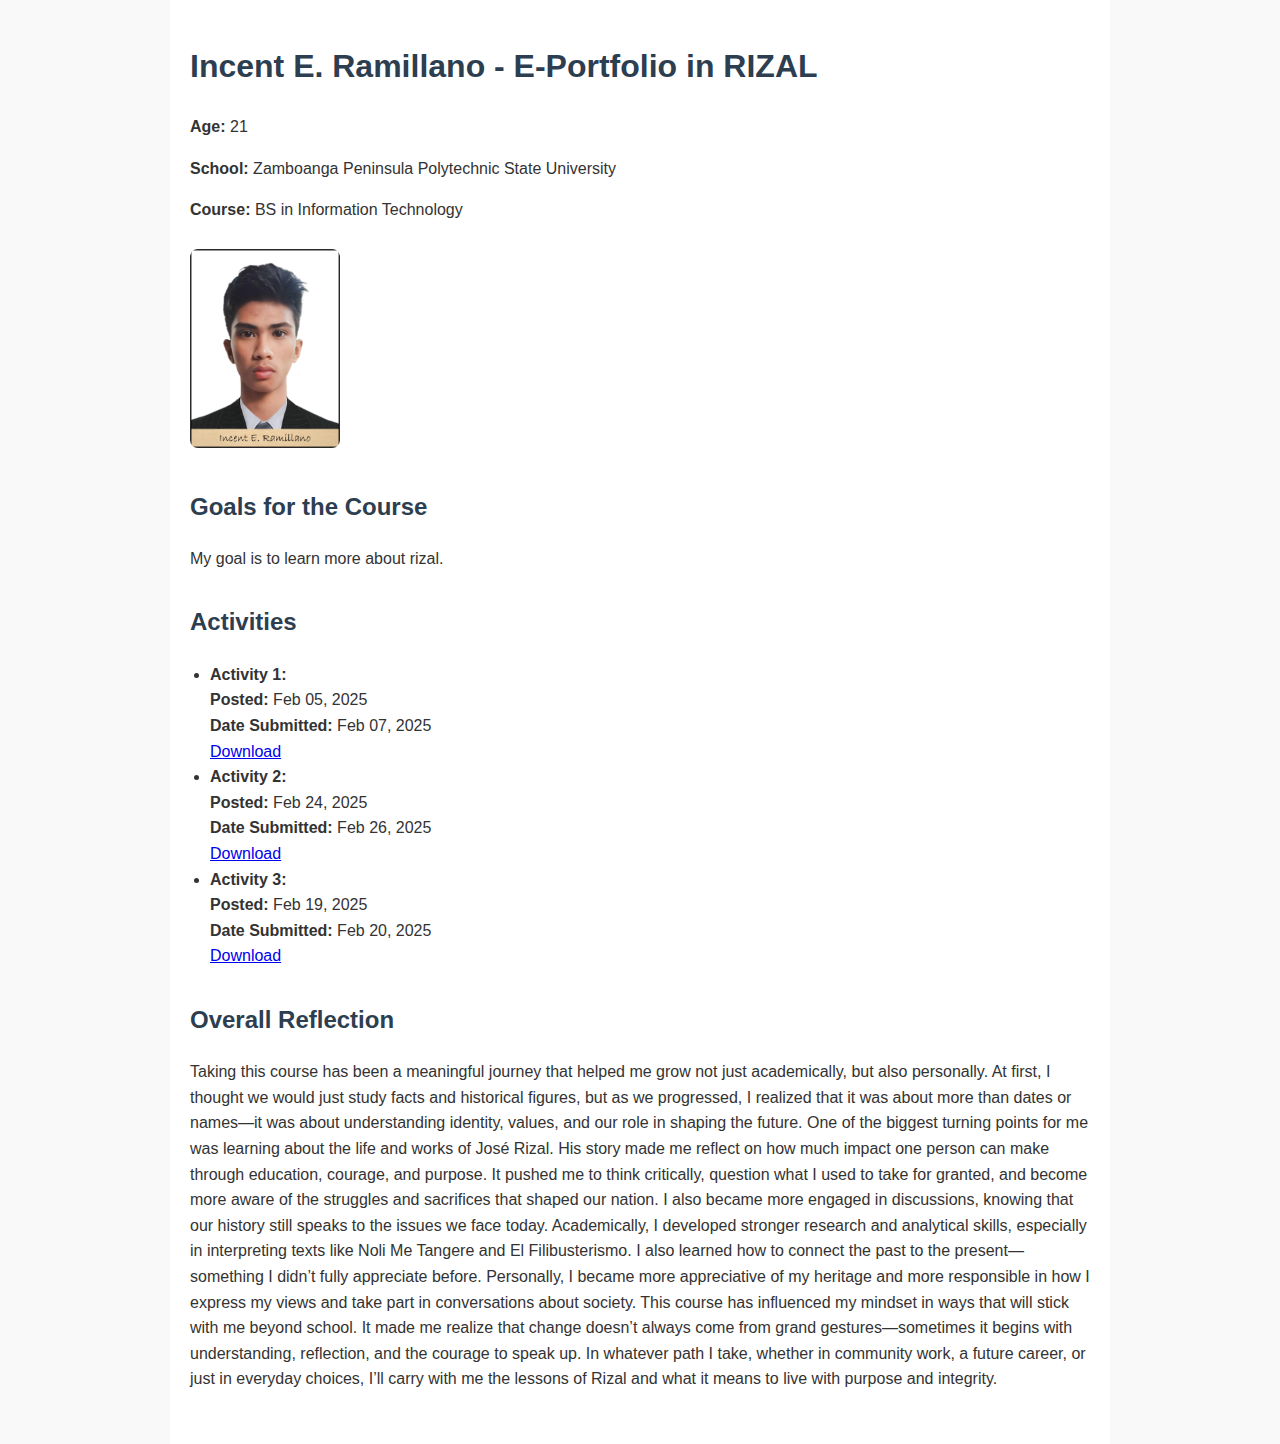
<file: rz/index.html>
<!DOCTYPE html>
<html lang="en">
<head>
  <meta charset="UTF-8">
  <meta name="viewport" content="width=device-width, initial-scale=1">
  <title>Incent E. Ramillano</title>
  <style>
    body {
      font-family: Arial, sans-serif;
      line-height: 1.6;
      margin: 0;
      padding: 0;
      background: #f9f9f9;
      color: #333;
    }
    .container {
      max-width: 900px;
      margin: auto;
      padding: 20px;
      background: white;
    }
    header, section {
      margin-bottom: 2em;
    }
    h1, h2, h3 {
      color: #2c3e50;
    }
    ul, ol {
      padding-left: 20px;
    }
    .photo {
      max-width: 150px;
      border-radius: 8px;
      margin-top: 10px;
    }
  </style>
</head>
<body>
  <div class="container">
    <header>
      <h1>Incent E. Ramillano - E-Portfolio in RIZAL</h1>
      <p><strong>Age:</strong> 21</p>
      <p><strong>School:</strong> Zamboanga Peninsula Polytechnic State University</p>
      <p><strong>Course:</strong> BS in Information Technology</p>
      <img src="pasp.png" alt="Professional Photo" class="photo">
    </header>

    <section>
      <h2>Goals for the Course</h2>
      <p>My goal is to learn more about rizal.</p>
    </section>

    <section>
      <h2>Activities</h2>
      <ul>
        <li>
          <strong>Activity 1:</strong><br>
          <strong>Posted:</strong> Feb 05, 2025<br>
          <strong>Date Submitted:</strong> Feb 07, 2025<br>
          <a href="act1.pdf">Download</a>
        </li>
        <li>
          <strong>Activity 2:</strong><br>
          <strong>Posted:</strong> Feb 24, 2025<br>
          <strong>Date Submitted:</strong> Feb 26, 2025<br>
          <a href="act2.pdf">Download</a>
        </li>
        <li>
          <strong>Activity 3:</strong><br>
          <strong>Posted:</strong> Feb 19, 2025<br>
          <strong>Date Submitted:</strong> Feb 20, 2025<br>
          <a href="act3.pdf">Download</a>
        </li>
 
      </ul>
    </section>

    <section>
      <h2>Overall Reflection</h2>
      <p>Taking this course has been a meaningful journey that helped me grow not just academically, but also personally. At first, I thought we would just study facts and historical figures, but as we progressed, I realized that it was about more than dates or names—it was about understanding identity, values, and our role in shaping the future. One of the biggest turning points for me was learning about the life and works of José Rizal. His story made me reflect on how much impact one person can make through education, courage, and purpose. It pushed me to think critically, question what I used to take for granted, and become more aware of the struggles and sacrifices that shaped our nation. I also became more engaged in discussions, knowing that our history still speaks to the issues we face today. Academically, I developed stronger research and analytical skills, especially in interpreting texts like Noli Me Tangere and El Filibusterismo. I also learned how to connect the past to the present—something I didn’t fully appreciate before. Personally, I became more appreciative of my heritage and more responsible in how I express my views and take part in conversations about society. This course has influenced my mindset in ways that will stick with me beyond school. It made me realize that change doesn’t always come from grand gestures—sometimes it begins with understanding, reflection, and the courage to speak up. In whatever path I take, whether in community work, a future career, or just in everyday choices, I’ll carry with me the lessons of Rizal and what it means to live with purpose and integrity.</p>
    </section>
  </div>
</body>
</html>
</file>
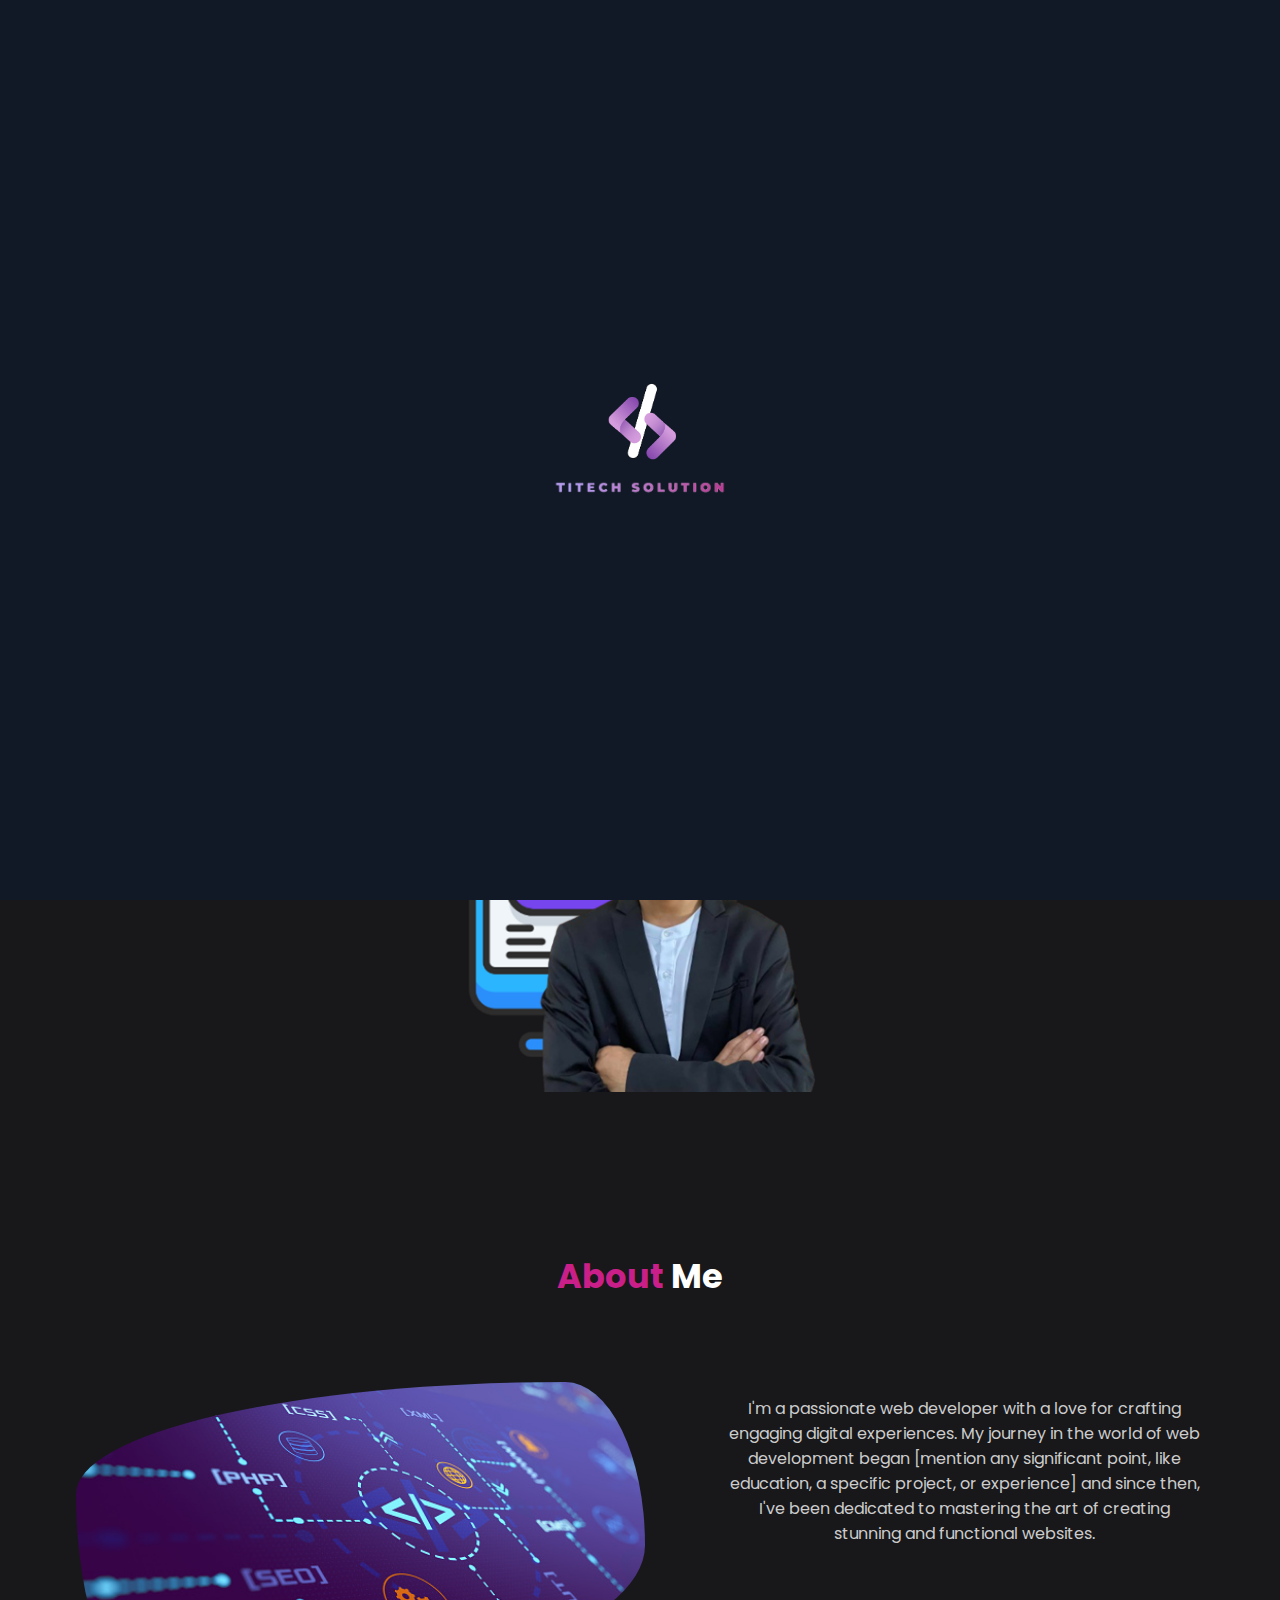
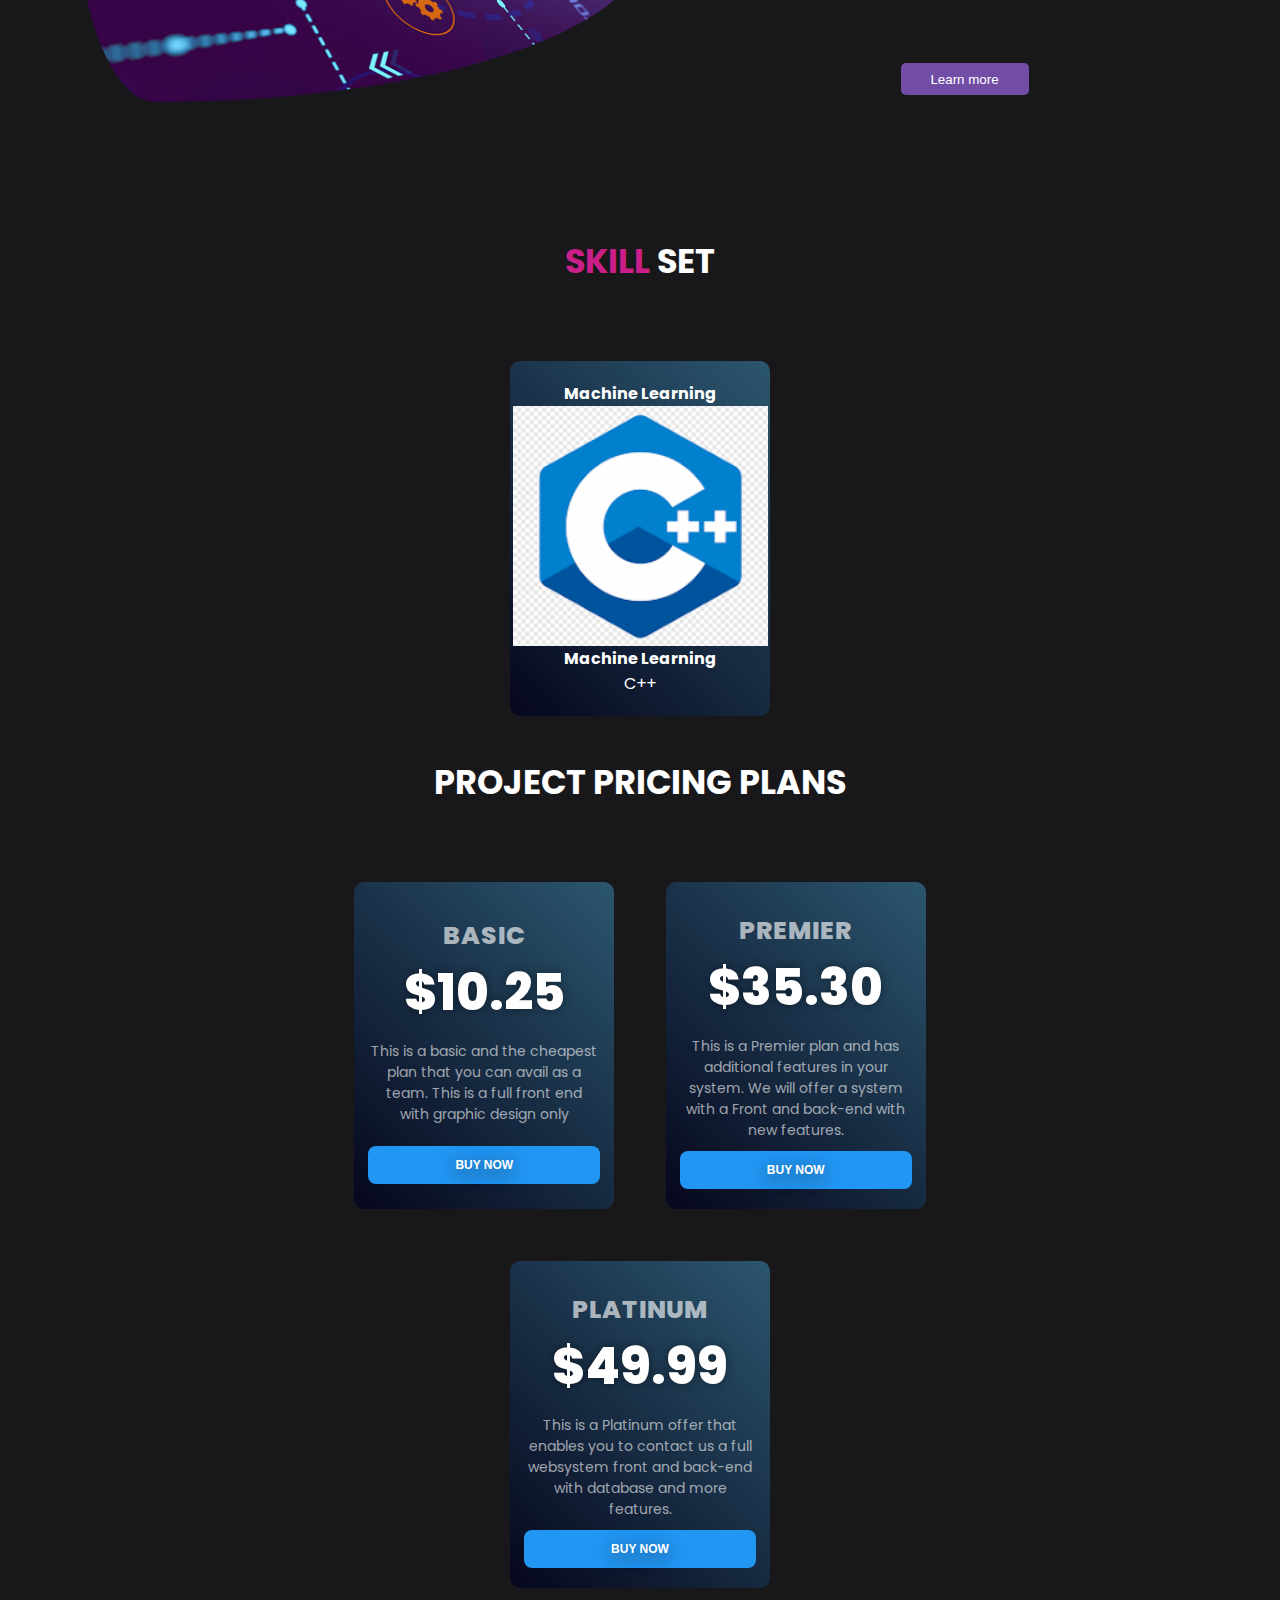
<file: Final/jerico_profile.html>
<!DOCTYPE html>
<!-- saved from url=(0045)https://hikusama.github.io/AmbatuNew/#profile -->
<html lang="en" style="scroll-behavior: smooth;"><head>
  <meta http-equiv="Content-Type" content="text/html; charset=UTF-8">
  
  <meta name="viewport" content="width=device-width, initial-scale=0.8">

  <link rel="stylesheet" href="./Group Portfolio_files/jerico_style.css">
  <link rel="stylesheet" href="Group Portfolio.html">
  <link rel="stylesheet" href="./Group Portfolio_files/remixicon.min.css">

  <link rel="icon" type="image/png" href="Group Portfolio_files/logo.png"/>
  <title>Jerico Portfolio</title>
 
  
</head>

<body>


  <div class="overtop"></div>

  <div class="loadout" id="loader">
    <ul>
      <img src="./Group Portfolio_files/lep.png" alt="">
      <img src="./Group Portfolio_files/mid.png" alt="">
      <img src="./Group Portfolio_files/rayt.png" alt="">
    </ul>
    <div class="lbl">
      <img src="./Group Portfolio_files/leybel.png" alt="">
    </div>
  </div>
  
  <!---------------------------------------Navigation bar-->
  <div class="otnav">

    <nav>
      <div class="nav-logo">
        <a href="#">
          <img src="./Group Portfolio_files/logo.png" alt="logo">
        </a>
      </div>

      <ul class="nav-links">
        <li class="link"><a href="file:///C:/Users/Acer/Desktop/Final/Group%20Portfolio.html#">Home</a></li>
        <li class="link"><a href="#offers">Offers</a></li>
        <li class="link"><a href="#about">About Me</a></li>
      </ul>



    </nav>
  </div>
  <span class="blur1" id="blur"></span>

  <span class="blur2"></span>
  <!-------------Main Landing Page -->
  <header class="container">

    <div class="hd2">

      <div class="content">
        <h1>Hi, I'm Jerico from <br><span>TITech Solution's,</span><br>Freelancers</h1>
        <div class="para">

          <p> Looking for best freelancers out there with an affordable price, assurance and can deliver your projects
            on time? What are you waiting for click Gets Started now and avail our affordable and cheapest price and
            meet our proffesional web developers. </p>
        </div>

      <div class="image">
        <img src="Group Portfolio_files/jer.png" alt="">
      </div>
    

  </header>

  <div class="abtus">
    <div class="tpob">
      <h2><span>About</span> Me</h2>
    </div>

    <ul>
      <div class="arp" id="about">
        <img src="./Group Portfolio_files/developer.jpg" alt="">
      </div>

      <div class="wat">
        <p>
          I'm a passionate web developer with a love for crafting engaging digital experiences. My journey in the world of web development began [mention any significant point, like education, a specific project, or experience] and since then, I've been dedicated to mastering the art of creating stunning and functional websites.
        </p>
        <div class="lrn">
          <button>Learn more</button>

        </div>
      </div>
    </ul>
  </div>



  <!---------------------------------------------------------------PROFILES-------->

  <section class="container2" id="profile">
    <h2>
      <span class="id_itech">SKILL</span> SET
    </h2>
    <div class="profile">

      <div class="card">
        <h4> Machine Learning</h4>
        <img src="Group Portfolio_files/id/c++ logo.png" alt="">
        <h4> Machine Learning</h4>
        <ul>C++</ul>
        

      </div>

    

    <section class="container3" id="offers">
      <h2 class="header">PROJECT PRICING PLANS</h2>
  
      <ul>
        <div class="card">
          <div class="content2">
            <div class="title">Basic</div>
            <div class="price">$10.25</div>
            <div class="description">This is a basic and the cheapest plan that you can avail as a team. This is a full front end with graphic design only</div>
          </div>
            <button class="btn-crd">
              Buy now
            </button>
      </div>
      <div class="card">
          <div class="content2">
            <div class="title">Premier</div>
            <div class="price">$35.30</div>
            <div class="description">This is a Premier plan and has additional features in your system. We will offer a system with a Front and back-end with new features.</div>
          </div>
            <button class="btn-crd">
              Buy now
            </button>
      </div>
      <div class="card">
          <div class="content2">
            <div class="title">Platinum</div>
            <div class="price">$49.99</div>
            <div class="description">This is a Platinum offer that enables you to contact us a full websystem front and back-end with database and more features.</div>
          </div>
            <button class="btn-crd">
              Buy now
            </button>
      </div>
      </ul>


  </section>


    <script src="./Group Portfolio_files/s.js.download">

    </script>


</section></body></html>
</file>
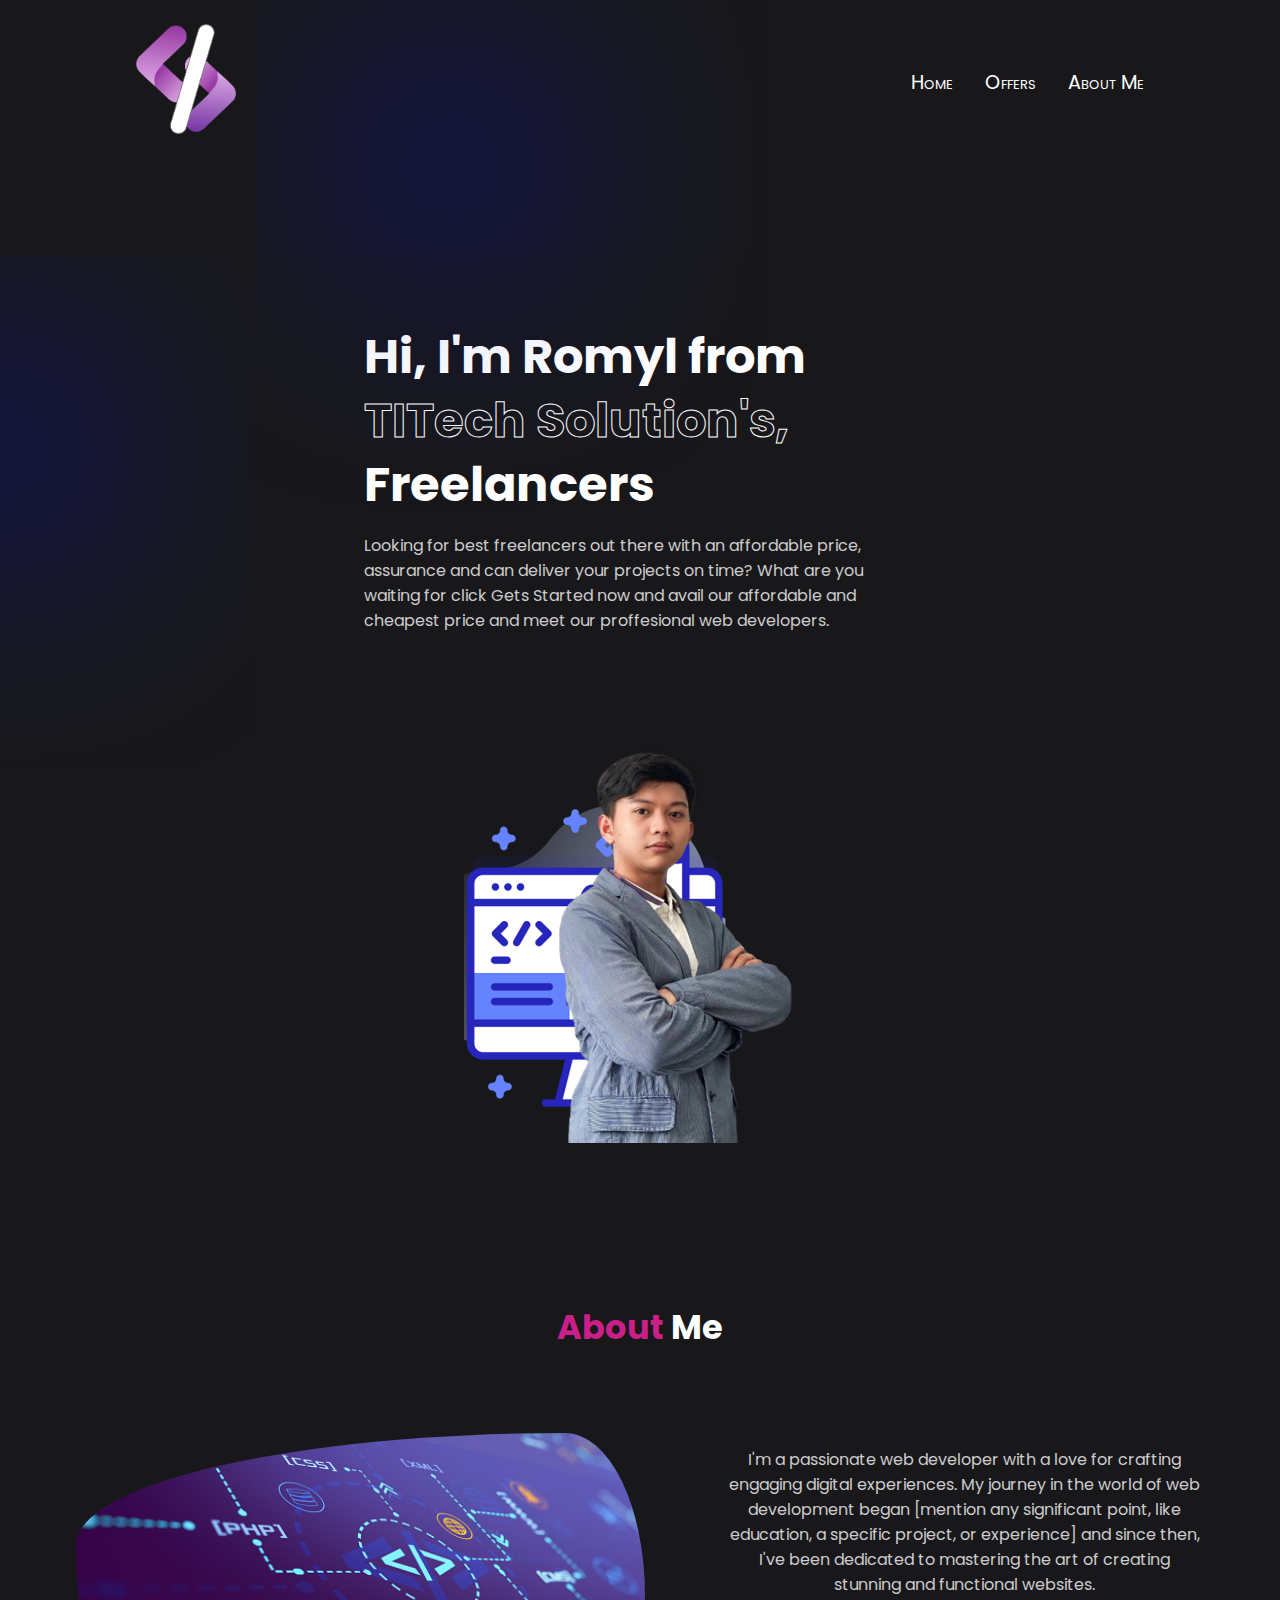
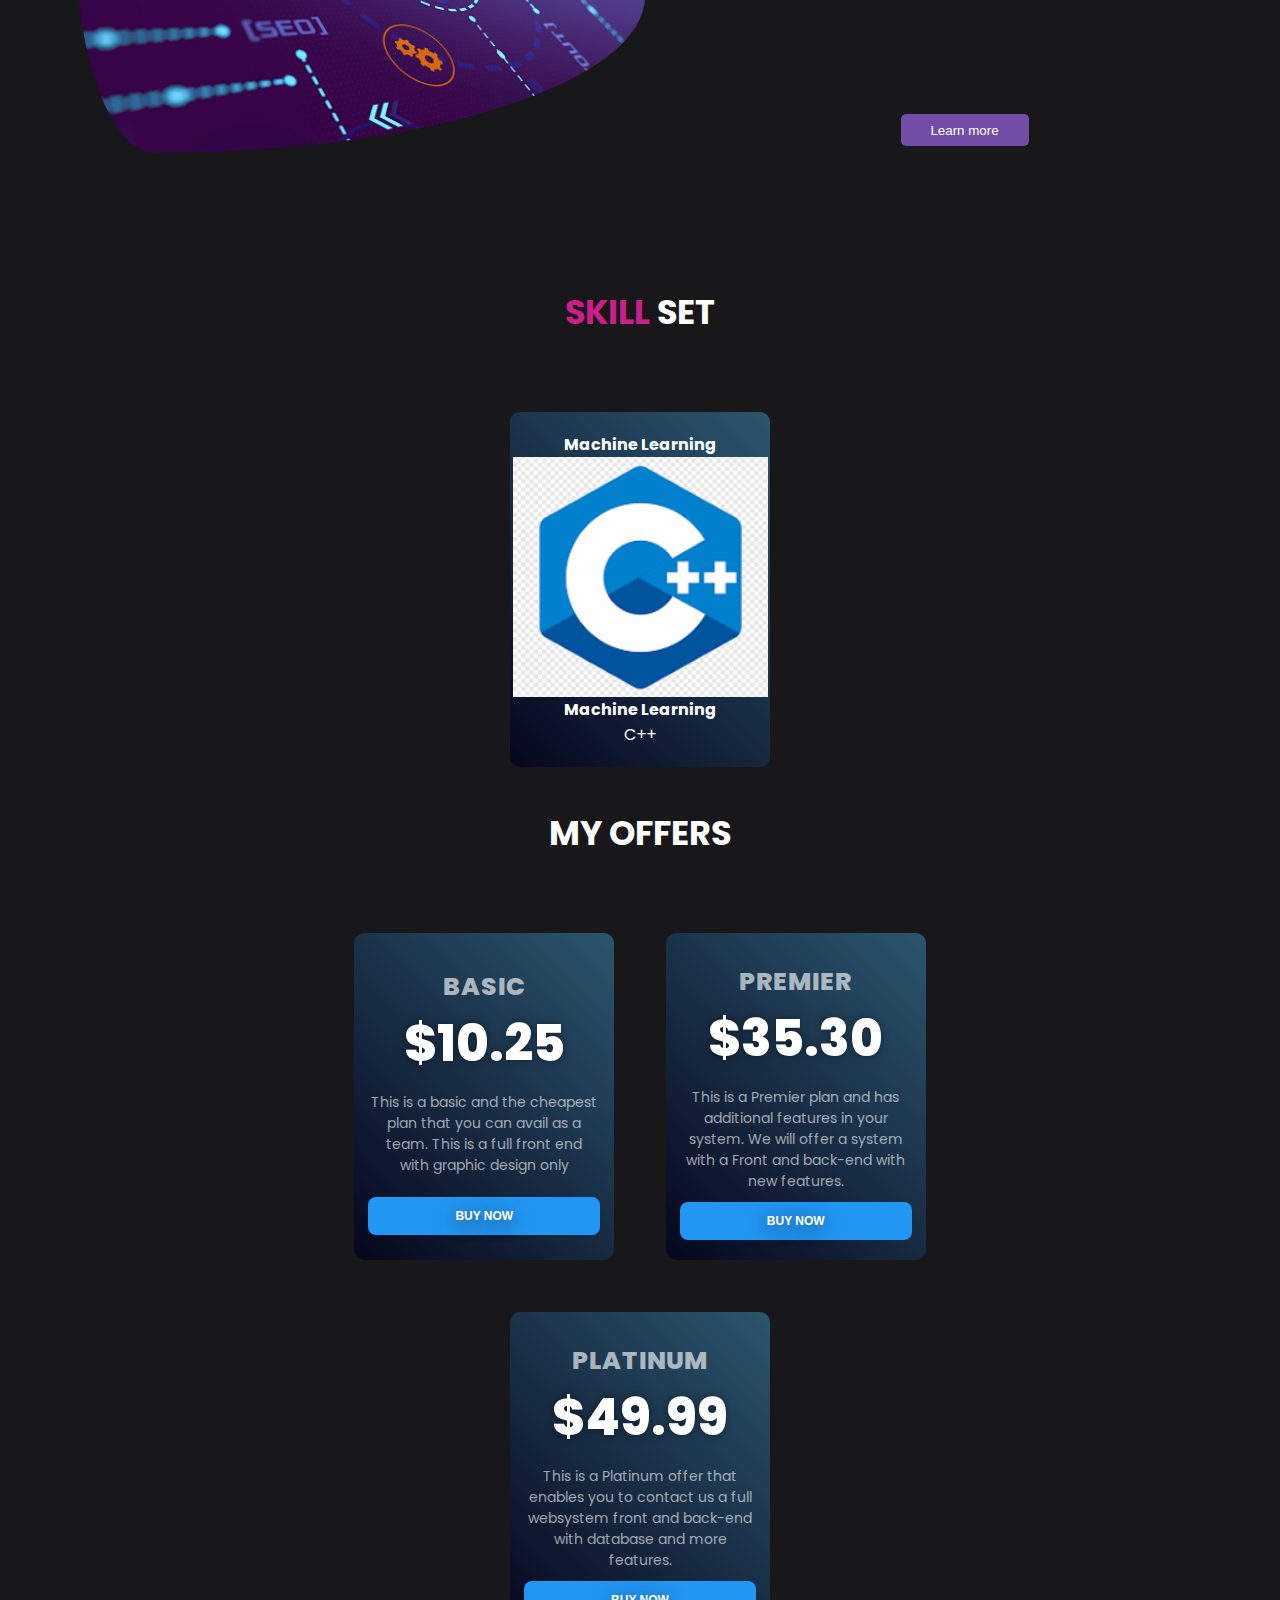
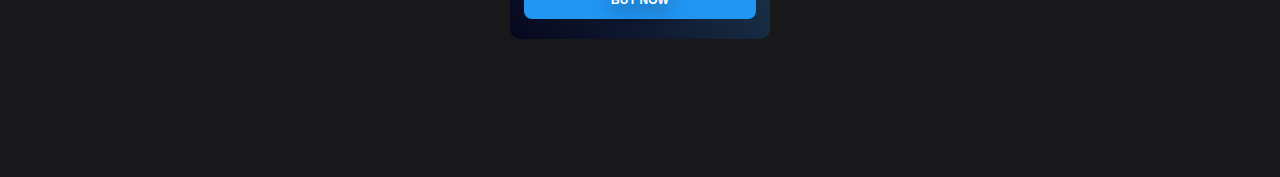
<file: Final/romyl_profile.html>
<!DOCTYPE html>
<!-- saved from url=(0045)https://hikusama.github.io/AmbatuNew/#profile -->
<html lang="en" style="scroll-behavior: smooth;"><head><meta http-equiv="Content-Type" content="text/html; charset=UTF-8">
  
  <meta name="viewport" content="width=device-width, initial-scale=0.8">

  <link rel="stylesheet" href="./Group Portfolio_files/jerico_style.css">
  <link rel="stylesheet" href="Group Portfolio.html">
  <link rel="stylesheet" href="./Group Portfolio_files/remixicon.min.css">

  <link rel="icon" type="image/png" href="Group Portfolio_files/logo.png"/>
  <title>My Portfolio</title>
 
  
</head>

<body>


  <div class="overtop oberhid"></div>

  <div class="loadout hidden" id="loader">
    <ul>
      <img src="./Group Portfolio_files/lep.png" alt="">
      <img src="./Group Portfolio_files/mid.png" alt="">
      <img src="./Group Portfolio_files/rayt.png" alt="">
    </ul>
    <div class="lbl">
      <img src="./Group Portfolio_files/labl.png" alt="">
    </div>
  </div>

  <!---Navigation bar-->
  <div class="otnav">

    <nav>
      <div class="nav-logo">
        <a href="#">
          <img src="./Group Portfolio_files/logo.png" alt="logo">
        </a>
      </div>

      <ul class="nav-links">
        <li class="link"><a href="file:///C:/Users/Acer/Desktop/Final/Group%20Portfolio.html#">Home</a></li>
        <li class="link"><a href="#offers">Offers</a></li>
        <li class="link"><a href="#about">About Me</a></li>
      </ul>



    </nav>
  </div>
  <span class="blur1" id="blur"></span>

  <span class="blur2"></span>
  <!-------------Main Landing Page -->
  <header class="container">

    <div class="hd2">

      <div class="content">
        <h1>Hi, I'm Romyl from <br><span>TITech Solution's,</span><br>Freelancers</h1>
        <div class="para">

          <p> Looking for best freelancers out there with an affordable price, assurance and can deliver your projects
            on time? What are you waiting for click Gets Started now and avail our affordable and cheapest price and
            meet our proffesional web developers. </p>
        </div>


      <div class="image">
        <img src="Group Portfolio_files/rom.png" alt="">
      </div>
    

  </header>

  <div class="abtus">
    <div class="tpob">
      <h2><span>About</span> Me</h2>
    </div>

    <ul>
      <div class="arp" id="about">
        <img src="./Group Portfolio_files/developer.jpg" alt="">
      </div>

      <div class="wat">
        <p>
          I'm a passionate web developer with a love for crafting engaging digital experiences. My journey in the world of web development began [mention any significant point, like education, a specific project, or experience] and since then, I've been dedicated to mastering the art of creating stunning and functional websites.
        </p>
        <div class="lrn">
          <button>Learn more</button>

        </div>
      </div>
    </ul>
  </div>



  <!-- ----PROFILES-------->

  <section class="container2" id="profile">
    <h2>
      <span class="id_itech">SKILL</span> SET
    </h2>
    <div class="profile">

      <div class="card">
        <h4> Machine Learning</h4>
        <img src="Group Portfolio_files/id/c++ logo.png" alt="">
        <h4> Machine Learning</h4>
        <ul>C++</ul>
        

      


    </div>

    



    <section class="container3" id="offers">
      <h2 class="header">MY OFFERS</h2>
  
      <ul>
        <div class="card">
          <div class="content2">
            <div class="title">Basic</div>
            <div class="price">$10.25</div>
            <div class="description">This is a basic and the cheapest plan that you can avail as a team. This is a full front end with graphic design only</div>
          </div>
            <button class="btn-crd">
              Buy now
            </button>
      </div>
      <div class="card">
          <div class="content2">
            <div class="title">Premier</div>
            <div class="price">$35.30</div>
            <div class="description">This is a Premier plan and has additional features in your system. We will offer a system with a Front and back-end with new features.</div>
          </div>
            <button class="btn-crd">
              Buy now
            </button>
      </div>
      <div class="card">
          <div class="content2">
            <div class="title">Platinum</div>
            <div class="price">$49.99</div>
            <div class="description">This is a Platinum offer that enables you to contact us a full websystem front and back-end with database and more features.</div>
          </div>
            <button class="btn-crd">
              Buy now
            </button>
      </div>
      </ul>


  </section>


    <script src="./Group Portfolio_files/s.js.download">

    </script>


</section></body></html>
</file>
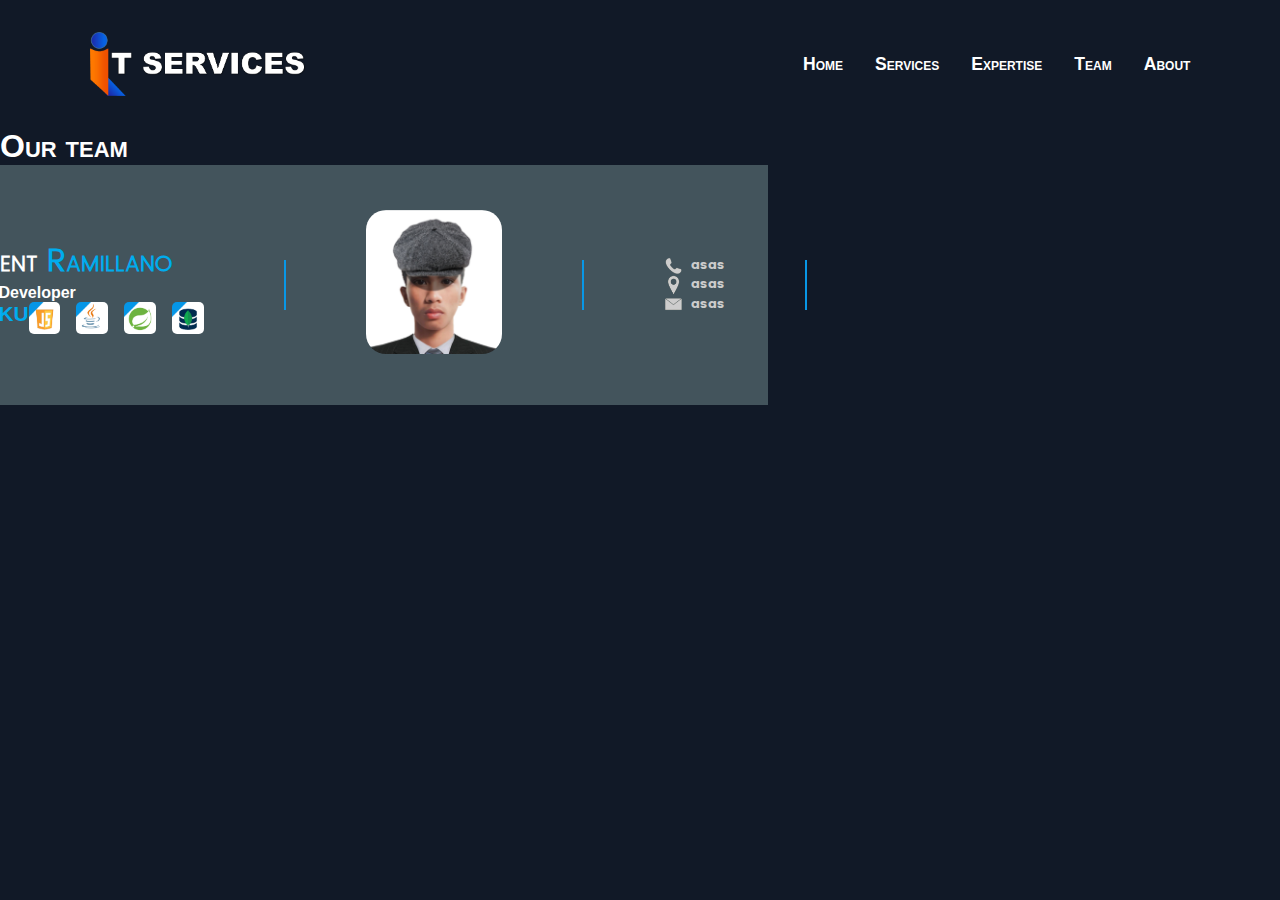
<file: FinalAmbatufast/about.html>
<!DOCTYPE html>
<html lang="en" style="scroll-behavior: smooth;">

<head>
    <meta charset="UTF-8">
    <meta name="viewport" content="width=
    , initial-scale=1.0">
    <link rel="stylesheet" href="style.css">
    <title>IT Services</title>
</head>

<body>


    <header>


        <nav>
            <div class="logo">
                <img src="images/logo.png" alt="">
            </div>
            <ul id="sd">
                <li><a href="#hm"><img src="images/home.png" alt="">Home</a></li>
                <li><a href="#services"><img src="images/srv.png" alt="">Services</a></li>
                <li><a href="#xper"><img src="images/expertise.png" alt="">Expertise</a></li>
                <li><a href="#"><img src="images/tm.png" alt="">Team</a></li>
                <li><a href="#"><img src="images/abt.png" alt="">About</a></li>
            </ul>
            <label class="bar" for="check">
                <input type="checkbox" id="check">
                <span class="top"></span>
                <span class="middle"></span>
                <span class="bottom"></span>
            </label>
        </nav>
    </header>


    <div class="prof">
        <div class="pp">
            <h2>Our team</h2>
        </div>
        <ul>

            <ol>
                <li>
                    <h3>Incent <span>Ramillano</span></h3>
                    <h4>Web Developer</h4>
                    <div class="bottomprof">
                        <section3>
                            <img src="images/hk.png" alt="">
                            <h5>IKU</h5>
                        </section3>

                        <section3>
                            <img src="images/js.png" alt="">
                            <img src="images/java.png" alt="">
                            <img src="images/spr.png" alt="">
                            <img src="images/mongo.png" alt="">
                        </section3>
                    </div>
                </li>
                
                
                <hr>
                
                
                <li>
                    <img id="pictur" src="images/unnamed (1).png" alt="">
                </li>
                
                
                <hr>
                
                
                <li>
                    <section4>
                        <img src="images/phone.png" alt="">
                        <p>asas</p>
                    </section4>
                    <section4>
                        <img src="images/loc.png" alt="">
                        <p>asas</p>
                    </section4>
                    <section4>
                        <img src="images/mail.png" alt="">
                        <p>asas</p>
                    </section4>
                </li>
                <hr>
            </ol>

        </ul>
    </div>






    <!-- <div class="about">
        <ol>

            <li>
                <img src="images/about.png" alt="">
            </li>

            <li>
                <div class="aboutlabel">
                    <h2><span>About</span> us</h2>
                </div>
                <ul>

                    <p>Welcome to IT Services, your trusted partner for comprehensive web support solutions. At
                        IT Servicing, we are passionate about harnessing the power of the web to empower businesses
                        and individuals alike. Our mission is to provide top-notch web support services, ensuring that
                        your
                        online presence is not just strong but also resilient.</p>
                    <div class="btonab">
                        <button>Learn more</button>
                    </div>
                </ul>
            </li>
        </ol>


    </div>

    <div class="who">
        <ol>
            <ul>

                <li>
                    <div class="wlab">
                        <h2><span>Who</span> we are</h2>
                    </div>
                    <p>
                        At the heart of IT Servicing is a team of dedicated professionals with a shared commitment to
                        excellence. We bring together a diverse set of skills and experiences to address all your
                        web-related needs. Whether you're a small business looking to establish your online presence or
                        a
                        large enterprise seeking robust web solutions, we've got you covered.
                    </p>
                </li>
                <li>
                    <img src="images/cent.png" alt="">
                    <img src="images/alt.png" alt="">
                    <img src="images/get.png" alt="">
                    <img src="images/bult.png" alt="">
                    <img src="images/brent.png" alt="">
                </li>
            </ul>
        </ol>

    </div> -->

    <script src="script.js"></script>
</body>

</html>
</file>
<file: FinalAmbatufast/style.css>
* {
    margin: 0;
    padding: 0;
}

@font-face {
    font-family: puppy;
    src: url('font/pop.ttf');
}
@font-face {
    font-family: tin;
    src: url('font/tin.ttf');
}
@font-face {
    font-family: sa;
    src: url('font/sa.ttf');
}

body {
    background: #111927;
    color: #fff;
    font-family: puppy;
}




img {
    -webkit-user-drag: none;
    user-select: none;
}

nav {
    display: flex;
    flex-wrap: wrap;
    justify-content: space-between;
    margin: 0 7%;
    height: 8rem;
    place-items: center;
    gap: 2rem;
}

li p{
    font-size: .8rem;
}
 

nav .logo{
    place-items: center;
    display: grid;

}
nav .logo img {
    height: 4rem;
}

nav ul {
    display: flex;
    flex-wrap: wrap;
    gap: 2rem;
    align-items: center;
}

nav ul li {
    list-style: none;
    display: inline-block;
}

nav li a {
    position: relative;
    color: #fff;
    text-decoration: none;
    font-size: 1.1rem;
    font-weight: 700;
    font-family: sans-serif;
    font-variant: small-caps;
}

nav ul a::before {
    content: '';
    position: absolute;
    height: 3px;
    width: 0;
    background: rgb(239, 71, 1);
    top: -.78rem;
}

nav ul img{
    display: none;
}


input[type = "checkbox"] {
  visibility: hidden;
}

.bar {
  display: none;
  position: relative;
  width: 25px;
  height: 20px;
}

.bar span {
  position: absolute;
  width: 25px;
  height: 3px;
  background: #f1faee;
  border-radius: 100px;
  display: inline-block;
  transition: 0.3s ease;
  left: 0;
}

.bar span.top {
  top: 0;
}

.bar span.middle {
  top: 9px;
}

.bar span.bottom {
  bottom: 0;
}

input[type]:checked ~ span.top {
  transform: rotate(45deg);
  transform-origin: top left;
  width: 25px;
  left:2.5px;
}

input[type]:checked ~ span.bottom {
  transform: rotate(-45deg);
  transform-origin: top left;
  width: 25px;
  bottom: -.02rem;
  box-shadow: 0 0 10px #495057;
}

input[type]:checked ~ span.middle {
  transform: translateX(-20px);
  opacity: 0;
}





nav ul li a:hover::before {
    width: 100%;
    animation-name: kiku;
    animation-iteration-count: infinite;
    animation-duration: .5s;
}

@keyframes kiku {

    0%,
    100% {

    }

    50% {
        top: 1.8rem;
    }
}

h4,
p {
    color: #ccc;
}












.welcome {
    row-gap: 2.5rem;
    margin: 27vh 4%;
    display: flex;
    flex-wrap: wrap;
    justify-content: space-around;
}


.welcome .lab {
    width: 600px;
}



.im img {
    height: 23rem;
    transition: opacity .8s ease-in-out;
}

.im {
    padding: 1rem;
    overflow: hidden;
    display: grid;
    place-content: center;
    margin-top: -3rem;
    width: 19rem;
    height: 19rem;
    border: solid rgb(255, 122, 1) 1px;
    border-radius: 43% 57% 55% 45% / 45% 27% 73% 55%;
    animation-name: ste;
    animation-duration: 6s;
    animation-timing-function: 1s;
    animation-iteration-count: infinite;

}



@media screen and (max-width:627px) {
    a{
        cursor: default;
    }
    header{
        background: #0b1019;
    }
    nav {
        height: 4rem;
        justify-content: space-between !important;
    }
 
    nav ul li{
        transition: .3s;
    }

    nav ul li a{
        cursor: default;
        transition: .3s;
        width: 15rem;
        column-gap:5rem ;
        border-radius: 1rem 0 0 1rem;
        align-items: center;
        display: flex;
    }
    nav ul img{
        border-radius: 50%;
        display: block;
        height: 2rem;
    }

    nav ul a:active{
        transform: translateX(-2rem);
    }

    
    nav .bar{
        display: block;
    }
    nav .logo img {
        height: 1.8rem;
    }
 
    nav ul a::before{
        display: none;
    }

    nav ul{
        row-gap: .8rem;
        place-items: start;
        top: 4.5rem;
        right: -3rem;
        z-index: 1;
        width: 2rem;
        position: fixed;
        flex-direction: column;
    }

    .navli{
        transform: translateX(-3.5rem) !important;
    }


    .im {
        height: 7rem;
        width: 7rem;
    }


    .im img {
        height: 10rem;
    }

    .welcome {
        margin-top: 7rem !important;
    }

    .butr {
        margin-top: 1.9rem !important;
    }

    .butr button {
        height: 2.1rem !important;
        font-size: .7rem !important;
        width: 6rem !important;
    }

    .welcome .lab h2 {
        font-size: 1.3rem !important;
        line-height: 2rem !important;

    }

    .welcome .lab {
        text-align: center;
        width: fit-content;
    }

    .welcome h4 {
        font-size: .7rem !important;
    }

    .welcome p {
        margin-top: 1rem;
        font-size: .6rem;
    }

    .blur {
        opacity: 50%;
    }


    .welcome .butr button:nth-child(1):hover {
        box-shadow: inset 3rem 0 rgb(8,151,230) !important;
    }

    .welcome .butr button:nth-child(2):hover {
        box-shadow: inset 3rem 0 rgb(239, 71, 1) !important;

    }

}



@keyframes ste {
    0% {
        border-radius: 43% 57% 55% 45% / 45% 27% 73% 55%;
    }

    25% {
        border-radius: 52% 48% 39% 61% / 60% 37% 63% 40%;
    }

    50% {
        border-radius: 51% 49% 35% 65% / 47% 47% 53% 53%;
    }

    75% {
        border-radius: 55% 45% 42% 58% / 42% 57% 43% 58%;
    }

    100% {
        border-radius: 43% 57% 55% 45% / 45% 27% 73% 55%;
    }
}









.welcome .lab h2 {
    font-size: 2.5rem;
    line-height: 5rem;
    font-variant: small-caps;
    margin: .3rem 0;
}

.welcome .lab span {
    -webkit-text-fill-color: transparent;
    -webkit-text-stroke: rgb(255, 122, 1) 1px;
    border: dashed 2px rgb(255, 122, 1);
    color: rgb(239, 71, 1);
    padding: .4rem 1rem;
}

.welcome h4 {
    font-size: 1.1rem;
    font-family: sans-serif;
    font-weight: 600;
}

.welcome .butr {
    margin-top: 4rem;
    display: flex;
    column-gap: 1rem;
}

.welcome .butr button {
    height: 3rem;
    width: 8rem;
    font-size: 1rem;
    color: #fff;
    transition: .5s;
    border-radius: 1px;
    cursor: pointer;
}

@media screen and (max-width:767px) {

    li,
    button {
        cursor: default !important;
    }

}

.welcome .butr button:nth-child(1) {
    border: none;
    background: rgb(239, 71, 1);
}

.welcome .butr button:nth-child(2) {
    background: transparent;
    border: solid .1px rgb(239, 71, 1);
}


.welcome .butr button:nth-child(1):hover {
    box-shadow: inset 4rem 0 rgb(8,151,230);
}

.welcome .butr button:nth-child(2):hover {
    box-shadow: inset 4rem 0 rgb(239, 71, 1);

}





h2 {
    font-variant: small-caps;
    font-size: 2rem;
    font-family: sans-serif;
    font-weight: 800;
    position: relative;
}



.wlab span {
    color: rgb(239, 71, 1);
}


/* media */




@media screen and (max-width:806px) {
    nav {
        justify-content: center;
    }

    .welcome {
        margin-top: 22vh;
    }
}







@media screen and (max-width:1043px) {
    .welcome {
        flex-direction: column-reverse;
        place-items: center;
    }

    .welcome .lab {
        display: grid;
        place-items: center;
    }

    .who ul {
        flex-direction: column-reverse;

    }

    .who ol {
        margin: 8rem 3% !important;
        width: 84%;
    }

}







.ret{
    padding: 3rem 0;
    display: flex;
    flex-wrap: wrap;
    column-gap: .1rem;
    row-gap: 3rem;
    margin:  1rem 0 5rem;
    justify-content: space-around;
    background: rgba(34, 51, 81, 0.85);

}
.ret ol{
    width: 11rem;
    text-align: center;
}
.ret h2{
    font-size: 1.5rem !important;
}
.ret h3{
    margin-top:.5rem ;
    font-size: .8rem;
}

.ret p{
    font-family: Arial, Helvetica, sans-serif;
    font-size: 12px !important;
}



























.who {
    display: grid;
    place-items: center;
}

.who ol {
    text-align: start;
    padding: 5% 5%;
    border-radius: 15px;
    margin: 8rem 3%;
    background: linear-gradint(rgba(0, 102, 255, 0.7), rgba(1, 65, 124, 0.7));
}



.who ul {
    display: flex;
    gap: 4rem;
    flex-wrap: wrap;
    justify-content: center;
    place-items: center;
}



.who ul li {
    height: 15rem;
    width: 26rem;
    list-style: none;
}

.who ul li:nth-child(1) {
    text-align: center;
}



.who ul li img {
    height: 6rem;
}
 




















.services {
    text-align: center;
}


.services h2::before {
    content: 'what we offer';
    height: 2px;
    top: -15px;
    color: rgb(239, 71, 1);
    position: absolute;
    font-size: 1rem;
    width: 2;
}


.services img {
    height: 1.2rem;
    width: 1.2rem;
}

.services ul {
    margin: 5rem 1.5%;
    display: flex;
    justify-content: space-around;
    gap: 2rem;
    flex-wrap: wrap;
}


.services ul ol {

    display: flex;
    flex-direction: column;
    row-gap: 1rem;
    width: fit-content;
}

.services ul ol li {
    cursor: pointer;
    list-style: none;
    column-gap: .5rem;
    place-items: start;
    display: flex;
}



.services ul ol li p {
    width: 9rem;
    text-align: start;
    font-size: .7rem;
}

.services ul section h3 {
    width: 15rem;
    font-size: 1.4rem;
}

.services ul section {
    position: relative;
    display: grid;
    row-gap: 3rem;
    place-items: center;
    padding: 5rem 0 10rem 0;
    height: 10rem;
    border-radius: 1rem;
    width: 18rem;
    /* transition: opacity 0.5s, transform 0.5s;
    opacity: 0;
    transform: translateX(-40px); */
    list-style: none;
    color: #fff;
    background: linear-gradient(225deg, #1a263a, #0f1723);
    box-shadow: -21px 21px 59px #0b1019,
        21px -21px 59px #172235;
    overflow: hidden;
}

.services ul section::after {
    content: '';
    transition: .5s;
    height: 10rem;
    width: 15rem;
    bottom: -10rem;
    border-radius: 50%;
    position: absolute;
    background: rgb(239, 71, 1);
}


.services ul section:hover::after {

    bottom: -7rem;
}











.wus {
    text-align: center;
    margin-top: 18rem;
}

.wus h2::before {
    content: 'why to choose us';
    font-size: 1rem;
    position: absolute;
    top: -15px;
    color: rgb(239, 71, 1);
}

.wus ul {
    display: flex;
    gap: 2rem;
    margin: 5rem 3%;
    justify-content: space-around;
    flex-wrap: wrap;
}

.wus ul li {
    position: relative;
    transition: .3s;
    display: grid;
    row-gap: 1rem;
    place-items: center;
    border-radius: 1rem;
    padding: 4rem 0;
    width: 17rem;
    cursor: pointer;
    overflow: hidden;
    list-style-type: none;
    background: linear-gradient(225deg, #1a263a, #0f1723);
    box-shadow: -21px 21px 59px #0b1019,
        21px -21px 59px #172235;
}

.wus ul li::after {
    content: '';
    transition: .5s;
    height: 0;
    width: 0;
    bottom: 0;
    right: 0;
    border-radius: 50% 0 0;
    position: absolute;
    background: rgb(239, 71, 1);
}

.wus ul li:hover:after {
    height: 2rem;
    width: 2rem;
}


.wus ul li button {
    height: 2rem;
    width: 6rem;
    border-radius: 2px;
    color: #fff;
    border: solid 1px;
    background: transparent;
    transition: .5s;
    cursor: pointer;
}

.wus ul li button:hover {
    box-shadow: inset 3rem 0 0 0 rgb(8,151,230);
    transform: scale(1.1);
}

.wus ul li h3 {
    margin-top: .8rem;
    font-size: 1rem;
}

.wus ul li p {
    margin: 0 2rem;

}

.wus ul li img {
    height: 5rem;
}



.blur {
    position: fixed;
    z-index: -1;
    animation-name: bl1;
    box-shadow: 0 0 5000px 60px rgb(8,151,230);
    animation-duration: 13s;
    animation-iteration-count: infinite;
}

@keyframes bl1 {

    0%,
    100% {
        top: 0;
        left: 0;
    }

    20% {
        top: 30%;
        left: 80%;
    }

    40% {
        top: 60%;
        left: 40%;
    }

    60% {
        top: 40%;
        left: 80%;
    }

    80% {
        top: 90%;
    }

}










.exper {
    text-align: center;
    margin: 18rem 0;
}

.exper h3 {
    font-size: 1.4rem;
    margin: .8rem 0 1rem;
}

.exper h2::before {
    top: -15px;
    content: 'what we do';
    font-size: 1rem;
    color: rgb(239, 71, 1);
    position: absolute;
}

.exper ul {
    flex-wrap: wrap;
    justify-content: space-around;
    display: flex;
    gap: 2rem;
    margin: 5rem 3%;
}

.exper li {
    position: relative;
    place-items: center;
    border-radius: 1rem;
    padding: 4rem 0;
    width: 17rem;
    overflow: hidden;
    background: linear-gradient(225deg, #1a263a, #0f1723);
    list-style-type: none;
    box-shadow: -21px 21px 59px #0b1019,
        21px -21px 59px #172235;
}

.exper li::after {
    content: '';
    z-index: 1;
    transition: .5s;
    height: 10rem;
    width: 15rem;
    bottom: -18rem;
    left: 50%;
    transform: translate(-50%, -50%);
    border-radius: 50%;
    position: absolute;
    background: rgb(239, 71, 1);
}

.exper li:hover::after {

    bottom: -12rem;

}




.exper li p {
    margin: 0 2rem;
}

.exper li img {

    height: 5rem;
}

















.pplan{
    margin: 0 2rem 5rem;
    display: grid;
    justify-content: center;
}

.pplan h2{
    margin-bottom:4rem;
}
.pplan h2::before{
    content: 'plans';
    font-size: 1rem;
    position: absolute;
    top: -15px;
    color: rgb(239, 71, 1);
}
.pplan ul{
    gap: 2rem;
    justify-content: space-between;
    display: flex;
    flex-wrap: wrap;
}

 

.pplan ul li{
    row-gap: .2rem;
    display: grid;
    place-items: center;
    position: relative;
    padding: 4rem 0;
    overflow: hidden;
    border-radius: 15px;
    background: linear-gradient(225deg, #1a263a, #0f1723);
    list-style-type: none;
    box-shadow: -21px 21px 59px #0b1019,
        21px -21px 59px #172235;
    width: 18rem;
    transition: transform .5s;

}

@media screen and (max-width:671px) {
    .pplan ul{
        justify-content: center;
    }
    .pplan{
        text-align: center;
    }
}

.pplan ul li::before{
    height: 100%;
    left: 0;
    content: '';
    width: 5px;
    position: absolute;
    transition: .3s;
}
 

.pplan ul li:hover::before{
    left: 98%;
}



.pplan ul li:nth-child(1)::before{
    background: #818181;
}
.pplan ul li:nth-child(2)::before{
    background: rgb(214, 214, 214);
}
.pplan ul li:nth-child(3)::before{
    background: gold;
}
.pplan ul li:nth-child(4)::before{
    background: linear-gradient(to top,gold,rgb(8,151,230),#fff) ;
}


 
.pplan ul li h3{
    font-weight: 400;
    font-family:sa ;
    font-size: 2rem;
}



.pplan ul section2 {
    display: flex;
    display: none;
    gap: 0.3rem;
    justify-content: center;
}



.pplan ul ol img{
    height: 1rem;
}








.prof{
    
}

.prof ol{
    width: 48rem;
    height: 15rem;
    display: flex;
    gap: 5rem;
    place-items: center;
    justify-content: center;
    background: #43545c;
}

.prof li{
    list-style: none;
}
 
hr{
    border: solid .1px rgb(8,151,230);
    height: 3rem;
    
}

.prof span{
    color: #00acee;
}

.prof h3{
    font-family:tin;
    font-size: 2rem;
    font-variant: small-caps;
    font-weight: 900;
}

.prof h4{
    font-family: sans-serif;
    color: #fff;

    font-weight: 00;
}

#pictur{
    border-radius: 20px;
    height: 9rem;
}
.bottomprof{
    display: flex;
}
.prof .bottomprof section3:nth-child(1){
display: flex;
place-items: start;
}
.prof h5{
    color: #00acee;
    font-family: sans-serif;
    font-size: 1.3rem;
    font-weight: 900;
    font-variant: small-caps;
}
.prof .bottomprof section3:nth-child(2){
    gap: 1rem;
    display: flex;
}
.prof section3 img{
    height: 2rem;
    border-radius: 5px;
}
.prof section4{
    display: flex;
    gap: .5rem;
}
.prof section4 img{
    height: 1.2rem;
}


























.bom {
    background: #060a0f;
    display: flex;
    justify-content: space-around;
    flex-wrap: wrap;
    padding: 3rem 6%;
    row-gap: 6rem;
}

.bom>* {
    margin: 0 1rem;
}


.bom img {
    height: 4rem;
}

.bom h1 {
    color: #fff;
    font-family: sans-serif;
}

.bom li {
    list-style: none;
    text-align: center;
}

.bom li h1 {
    text-align: center;
}

.bom li ul {
    display: grid;
    place-items: center;
}


.bom li ol {
    color: #d0d0d0;
}

.bom form {
    display: grid;
    place-items: center;
}

.bom input {
    margin-top: .5rem;
}
 

#mssg {
    padding: .5rem;
    height: 1.5rem;
    background: #262626;
    outline: none;
    color: white;
    border-radius: 10px;
    border: 1px solid white;
}

#bort {

    border-radius: 15px 0 15px;
    width: 5rem;
    height: 2rem;
    transition: .3s;
}

.bom ul{
    display: grid;
    row-gap: 2rem;
}


.bom ul a{
    padding: .5rem;
    font-size: 1rem;
    text-decoration: none;
    color: #d0d0d0;
    border-radius: 10px;
    transition: .3s;
    margin: .5rem 0;
    font-family: sans-serif;
}

.bom ul a:hover {
    animation-name: kk;
    animation-duration: 2s;
    animation-iteration-count: infinite;
}

@keyframes kk {
    0%,100%{
        background: rgb(239, 71, 1);
    }50%{
        background: rgb(8,151,230);  
    }
}


.bom li section {
    margin-top: 1rem;
    display: grid;
    row-gap: 1rem;
}

.card {
    width: fit-content;
    height: fit-content;
    display: flex;
    align-items: center;
    justify-content: center;
    padding: 25px 25px;
    gap: 20px;
    box-shadow: 0px 0px 20px rgba(0, 0, 0, 0.055);
}

.socialContainer {
    width: 40px;
    height: 40px;
    background-color: rgb(44, 44, 44);
    display: flex;
    align-items: center;
    justify-content: center;
    overflow: hidden;
    transition-duration: .3s;
}

.containerOne:hover {
    background-color: #d62976;
    transition-duration: .3s;
}

.containerTwo:hover {
    background-color: #00acee;
    transition-duration: .3s;
}

.containerThree:hover {
    background-color: #0072b1;
    transition-duration: .3s;
}

.containerFour:hover {
    background-color: #128C7E;
    transition-duration: .3s;
}

.socialContainer:active {
    transform: scale(0.9);
    transition-duration: .3s;
}

.socialSvg {
    width: 17px;
}

.socialSvg path {
    fill: rgb(255, 255, 255);
}

.socialContainer:hover .socialSvg {
    animation: slide-in-top 0.3s both;
}

@keyframes slide-in-top {
    0% {
        transform: translateY(-50px);
        opacity: 0;
    }

    100% {
        transform: translateY(0);
        opacity: 1;
    }
}






.footer {
    color: #fff;
    height: 2rem;
    background-color: #262626;
    place-items: center;
    display: grid;
}

marquee {
    font-family: sans-serif;
    word-spacing: 4rem;
}
</file>
<file: Portfolio/style.css>
*{
    margin: 0;
    padding: 0;
    font-family: 'poppins', sans-serif;
}


body{
    background-color: #262626;
    color: #fff;
}

html{
    scroll-behavior: smooth;
}

.header{
    width: 100%;
    background:black ;
    height: 45vh;
}
.logo img{
    height: 3rem;
}
.header nav{
    padding: 15px 10%;
}
nav{
    display: flex;
    align-items: center;
    justify-content: space-between;
    flex-wrap: wrap;
}

nav img{
    height: 4.5rem;
}

nav ul li{
    display: inline-block;
    list-style: none;
    margin: 10px 20px;
}
nav ul li a span{
    color: #ff004f;
}
nav ul li a{
    color: #fff;
    text-decoration: none;
    font-size: 17px;
    position: relative;
}

nav ul li a::after{
    content: '';
    width: 0;
    height: 3px;
    background: #ff004f;
    position: absolute;
    left: 0;
    bottom: -6px;
    transition: 0.5s;
}

nav ul li a:hover::after{
    width: 100%;
}

.welcome{
    transform: translateY(-50%);
    margin: 0 10%;
    place-items: center;
    display: flex;
    justify-content: space-between;
 }
.welcome h2 span{
    color: #ff004f;
    font-size: 2.5rem;
}
.welcome h2{
    font-size: 1.8rem;
}
.welcome img{
    width: 30rem;
}

.employees li{
    list-style: none;
}

.employees li section img{
    height: 10rem;
    border-radius: 10px;
}
.employees{
    margin-bottom: 4rem;
    margin-top: 4rem;
    display: grid;
    place-items: center;
    justify-content: center;
}

.heademp, .heademp2, .labers{
    display: inline-block;
    margin-bottom: 4rem;
    
}

.heademp span, .heademp2 span, .labers span{
    position: relative;
    color: #ff004f;
}
.heademp h2, .heademp2 h2, .labers h2{
    font-size: 2rem;
}
.heademp span::after{
    content: '';
    width: 100%;
    height: 3px;
    background: #ff004f;
    position: absolute;
    left: 0;
    border-radius: 10px;
    bottom: -5px;
}


.heademp2 span::after{
    content: '';
    width: 100%;
    height: 3px;
    background: #ff004f;
    position: absolute;
    left: 0;
    border-radius: 10px;
    bottom: -5px;
}

.labers span::after{
    content: '';
    width: 100%;
    height: 3px;
    background: #ff004f;
    position: absolute;
    left: 0;
    border-radius: 10px;
    bottom: -5px;
}

.employees li{
    margin-bottom: 3rem;
}



.employees li {
    background: rgba(129, 119, 119, 0.04);
    border-radius: 16px;
    flex-wrap: wrap;
    display: flex;
    margin: 0 10% 3%;
    padding: 2rem;
    box-shadow: 0 4px 30px rgba(0, 0, 0, 0.1);
    backdrop-filter: blur(8.3px);
    -webkit-backdrop-filter: blur(8.3px);
    border: 1px solid rgba(129, 119, 119, 0.38);
    
}
.employees li section{
    justify-content: space-between;
    display: flex;
    column-gap: 5rem;
}

.employees li section p, .about li p{
    font-size: 15px;
    font-family: sans-serif;
    font-weight: 100;
    color: rgb(189, 184, 184);
}
.employees li section p span{
    color: #d8d8d8;
}
.employees section div h4{
    font-size: 1.5rem;
}



.employees li section .desc ol ul .pers svg, .second svg, .third svg{
    height: 40px;
    border-radius:6px ;
    margin-top:1rem ;
}
.desc ol ul{
    flex-wrap: wrap;
    display: flex;
    justify-content: space-between;
}
.desc ol ul .skills{
    flex-wrap: wrap;
    display: flex;
    column-gap: 10px;
}
.pers {
    fill: rgb(255, 85, 0);
}
.second{
    fill: rgb(50, 50, 202);
}

.third{
    fill: yellow;
}

.employees li section .desc ol li{
    text-align: center;
    display: grid;
    margin-top: 1rem;
}

.open{
    margin-top: 2rem;
    display: flex;
    column-gap: 5px;
    place-items: center;
}
.open a{
    text-decoration: none;
    color: #fff;
}
.open svg{
    cursor: pointer;
    height: 20px;
    fill: #d8d8d8;
}
.open span{
    font-size: 15px; 
    font-family: 'Gill Sans', 'Gill Sans MT', Calibri, 'Trebuchet MS', sans-serif;
}

.employees li {
    opacity: 0;
    transform: translateY(20px);
    transition: opacity 0.5s ease, transform 0.5s ease;
}

.employees li.visible {
    opacity: 1;
    transform: translateY(0);
}
.allabout{

    display: flex;
    background-color: black;
    justify-content: center;
    padding: 2rem;
}
.about{
    display: flex;
    flex-direction:column ;
    place-items: center;
    justify-content: center;
}


.about ul{
    display: flex;
    width: 55rem;
    justify-content: center;
    place-items: center;
    transform: translateY(20px);
    transition: opacity 0.5s ease, transform 0.5s ease;
    opacity: 0;
    transition-delay: 1s;
}

.about li{
    list-style: none;
    text-align: center;
    border-radius: 10px;
    padding: 1.5rem;
    width: 25rem;
    box-shadow: 0 4px 30px rgba(0, 0, 0, 0.1);
    backdrop-filter: blur(8.3px);
    -webkit-backdrop-filter: blur(8.3px);
    border: 1px solid rgba(129, 119, 119, 0.38);
    background-color: #414040;
    box-shadow: 64px 17px 99px -6px rgba(0,0,0,0.58) inset;
    -webkit-box-shadow: 64px 17px 99px -6px rgba(0,0,0,0.58) inset;
    -moz-box-shadow: 64px 17px 99px -6px rgba(0,0,0,0.58) inset;
}

.uiabout{
    height: 19rem;
    width: 25rem;

}
.prog{
    height: 19rem;
    width: 25rem;
    display: flex;
    place-items: center;
    justify-content: center;
}


.magnimob img{
    transform: translate(7.5rem, -11rem) rotate(45deg);
    height: 10rem;
    animation-name: magnimob;
    animation-duration: 6s ;
    animation-iteration-count: infinite;

}
@keyframes magnimob{
    0%{
        transform: translate(7.5rem, -11rem)  rotate(45deg);
    }
    30%{
        transform: translate(8rem, -12rem)  rotate(45deg);  
    }
    60%{
        transform: translate(7rem, -12rem)  rotate(45deg);  
    }

    100%{
    transform: translate(7.5rem, -11rem) rotate(45deg);

    }
}

.prog img{
    filter: blur(5px);
    height: 5rem;
    animation-duration: 6s;
    animation-iteration-count: infinite;
    animation-name: prog;
}

@keyframes prog {

    60%{
        filter: blur(5px);
    }
    100%{
        filter: blur(0px);
        
    }
}


.about ul.vibot {
    opacity: 1;
    transform: translateY(0);
}


.about ul li p{
    text-align: center;
}

.employees .mub:hover{
    box-shadow: 64px 17px 99px -6px rgba(0,0,0,0.58) inset;
    -webkit-box-shadow: 64px 17px 99px -6px rgba(0,0,0,0.58) inset;
    -moz-box-shadow: 64px 17px 99px -6px rgba(0,0,0,0.58) inset;
    transform:translateY(-5px);
}

.allserv{
    text-align: center;
}

.allserv ul{
    display: flex;
    justify-content: space-evenly;
    margin: 0 9%;
    row-gap: 2.2rem;
    flex-wrap: wrap;
    padding-bottom: 5rem;
}

.allserv ul li{
    animation-name: serbis;
    animation-duration: 3s;
    list-style: none;
    height: 15rem;
    padding: 0 2%;
    display: flex;
    column-gap:2.2rem ;
    place-items: center;
    justify-content: center;
    width: 15rem;
    border-radius: 40px;
    background: #262626;
    box-shadow: inset 23px 23px 46px #151515,
                inset -23px -23px 46px #373737;
}

@keyframes serbis {
    0%{
        transform: translateY(0);
    }
    40%{
        transform: translateY(-10rem);
    }
    70%{
        transform: translateY(-10rem);

    }
}

.allserv ul li img{
    height: 6rem;
}


.allserv ul li span{
    color: #ff004f;
}
.allserv ul li p{
    cursor: default;
    color: #e3e3e3;
}
</file>
<file: Final/Group Portfolio_files/jerico_style.css>
@import url('https://fonts.googleapis.com/css2?family=Poppins:wght@300;500;700;800&display=swap');

* {
    padding: 0;
    margin: 0;
    outline: none;
    border: none;
    box-sizing: border-box;
}
.overtop {
    position: fixed;
    top: 0;
    left: 0;
    width: 100%;
    height: 100%;
    background: #111927;
    z-index: 998;
    
  }

  .loadout {
    display: grid;
    place-items: center;
    position: fixed;
    align-items: center;
    top: 50%;
    left: 50%;
    transform: translate(-50%, -50%);
    z-index: 999;
  }

  .loadout ul img:nth-child(2) {
    height: 4.8rem;
  }

  .loadout ul img {
    animation-duration: 0.8s;
    animation-iteration-count: infinite;
  }

  .loadout ul img:nth-child(3) {
    height: 4rem;
    transform: translateX(-1.2rem);
    animation-name: rayt;
  }

  .loadout ul img:nth-child(1) {
    height: 4rem;
    transform: translateX(1.5rem);
    animation-name: lep;
  }

  @keyframes rayt {
    0% {
      transform: translateX(0rem);
    }
    100% {
      opacity: 0;
      transform: translateX(1.5rem);
    }
  }

  @keyframes lep {
    0% {
      transform: translateX(0rem);
    }
    100% {
      opacity: 0;
      transform: translateX(-1.2rem);
    }
  }

  .lbl img {
    width: 11rem;
  }

  .hidden {
    display: none ;
}
.oberhid{
    display: none ;
}
a {
    text-decoration: none;
}
p {
    color: #ccc;
    font-size: 1rem  ;
}

body {
    font-family: 'Poppins', sans-serif;
    background-color: #18181B;
    color: #fff;
}

.otnav {
    width: 100%;
}

nav {
    padding: 24px 8px;
    display: flex;
    align-items: center;
    justify-content: space-between;
    flex-wrap: wrap;
    margin: 0 10%;
    gap: 1rem;
}

.nav-logo img {
    width: 100px;
}

.nav-links {
    list-style: none;
    display: flex;
    align-items: center;
    gap: 2rem;
}

.nav-links img {
    border-radius: 50%;
    height: 3rem;
}

.link a {
    position: relative;
    color: white;
    font-size: 1.2rem;
    font-variant: small-caps;
}

nav ul li a::before {
    content: '';
    position: absolute;
    height: 3px;
    top: -.8rem;
    background: #a370f0;
}

nav ul li a:hover::before {
    width: 100%;
    animation-name: kiku;
    animation-iteration-count: infinite;
    animation-duration: .5s;
}

@keyframes kiku {

    0%,
    100% {}

    50% {
        top: 2rem;
    }

}

nav ul li a:hover {
    color: #a370f0;
}

.cssbuttons-io-button {
    background: #a370f0;
    color: white;
    font-family: inherit;
    padding: 0.35em;
    padding-left: 1.2em;
    font-size: 17px;
    font-weight: 500;
    border-radius: 0.9em;
    border: none;
    letter-spacing: 0.05em;
    display: flex;
    align-items: center;
    box-shadow: inset 0 0 1.6em -0.6em #714da6;
    overflow: hidden;
    position: relative;
    height: 2.8em;
    padding-right: 3.3em;
    cursor: pointer;
}

.cssbuttons-io-button .icon {
    background: white;
    margin-left: 1em;
    position: absolute;
    display: flex;
    align-items: center;
    justify-content: center;
    height: 2.2em;
    width: 2.2em;
    border-radius: 0.7em;
    box-shadow: 0.1em 0.1em 0.6em 0.2em #7b52b9;
    right: 0.3em;
    transition: all 0.3s;
}

.cssbuttons-io-button:hover .icon {
    width: calc(100% - 0.6em);
}

.cssbuttons-io-button .icon svg {
    width: 1.1em;
    transition: transform 0.3s;
    color: #7b52b9;
}

.cssbuttons-io-button:hover .icon svg {
    transform: translateX(0.1em);
}

.cssbuttons-io-button:active .icon {
    transform: scale(0.95);
}


.content {
    display: grid;
    align-items: center;
    justify-content: center;
    font-size: 3rem;

}

.para {
    display: grid;
    place-items: left;
    

}

/* Screen size */


@media screen and (max-width:600px) {

    a{
        cursor: default;
    }
 
    nav {
        margin: 0 1rem;
    }

    nav .nav-links li {
        display: none;
    }

    .nav-links img {
        height: 2rem;
    }



    .content {
        width: 22rem;
    }

    .hd2 h4 {
        font-size: .8rem;
    }

    .hd2 h1 {
        line-height: 3rem !important;
        font-size: 1.8rem !important;
    }

    .image img {
        height: 12rem !important;
        width: 12rem !important;
    }

    header .content p {
        width: 80% !important;
        font-size: 11px;
    }

    .container {
        margin: 1rem 0 !important;

    }

    .nav-logo img {
        height: 2.5rem;
        width: auto;
    }

    .abtus ul img {
        height: 15rem !important;

    }
.abtus ul p {
    width: 16rem !important;
    height: 10rem !important;
}
p {
    font-size: 11px ;
}
#blur{
    opacity: 30%;

}

}




@media screen and (max-width:953px) {
    .content {
        text-align: center;

    }

    .bt {
        display: grid;
        place-items: center;
    }

    .hd2 {
        flex-direction: column-reverse;
    }

}


@media screen and (min-width:600px) and (max-width:669px) {
    nav {
        justify-content: space-around;
    }


}






.content {
    max-width: 34.5rem;
}

.container {
    margin: 10rem 0;

}


header .hd2 {
    display: flex;
    flex-wrap: wrap;
    align-items: center;
    gap: 2rem;
    justify-content: space-around;
}

header .content h4 {
    margin-bottom: 1rem;
    color: #ccc;
    font-weight: 600;
}



header .content h1 {
    color: #fff;
    margin-bottom: 1rem;
    font-size: 3rem;
    font-weight: 700;
    line-height: 4rem;
    align-items: center;
    text-align: left;
}

header .content h1 span {
    -webkit-text-fill-color: transparent;
    -webkit-text-stroke: 1px #fff;
}

header .content p {
    width: 100%;
    margin-bottom: 2rem;
    color: #ccc;
}

header .image {
    display: grid;
    place-items: center;
}

header .image img {
    height: 26srem;
    width: 22rem;

}



.blur1{
    box-shadow: 0 0 2000px 60px blue;
    top: 50vh;
    position: absolute;
}
.blur2{
    box-shadow: 0 0 2000px 60px blue;
    position: absolute;
    left: 50vh;
}

/* about us */
.abtus{
    margin: 5rem 0 8rem;
}

.tpob {
    text-align: center;
}

.tpob h2 ,.container2 h2{

    font-size: 2.1rem;
}

.abtus ul {
    margin: 5rem 0;
    flex-wrap: wrap;
    display: flex;
    gap: 2rem 5rem;
    justify-content: center;
}

.abtus ul img {
    height: 20rem;
    border-radius: 86% 14% 86% 14% / 35% 51% 49% 65%;
}
.abtus ul .wat{
    display: grid;
    place-items: center;
}
.abtus ul p {
    height: 15rem;
    color: #ccc;
    text-align: center;
    width: 30rem;
}

.abtus ul .wat button{
    height: 2rem;
    width: 8rem;
    border-radius: 5px;
    transition: .3s;
    background: #714da6;
    color: #fff;
    cursor: pointer;
}

.abtus ul .wat button:hover{
    transform: scale(1.1);
    box-shadow: 0 0 90px 5px blue;
}


/* Section 2 */
section h2 {
    color: #fff;
    text-align: center;
}

section h2 span,
.tpob h2 span {
    color: rgba(221, 32, 149, 0.918);
}

/* section .sub-header {
    display: flex;
    color: #fff;
    font-size: 14px;
    font-weight: 700;
    text-align: center;
    justify-content: center;
} */


.profile {
    display: flex;
    flex-wrap: wrap;
    margin: 4rem 15%;
    justify-content: space-around;
    gap: 2rem;
    
}

.profile .card a {
    color: #7b52b9;
    font-variant: small;
    font-weight: 600;
    margin-top: 2rem;
}
.profile p{
    margin: .1rem 7%;
    font-size: .8rem;
}
.profile .card a:hover {
    animation-name: vp;
    animation-duration: .7s;
    animation-iteration-count: infinite;

}

.profile .card img{
    height: 15rem;
}
@keyframes vp {
    0%,100%{
        transform: translateX(-3px);
    }50%{
        transform: translateX(3px);
        color: #fff;
    }
}

.card {
    display: grid;
    align-items: center;
    place-items: center;
    width: 260px;
    padding: 20px 1px;
    margin: 10px 0;
    text-align: center;
    position: relative;
    border-radius: 10px;
    background-color: #6B6ECC;
    background: linear-gradient(45deg, #04051dea 0%, #2b566e 100%);
    color: #ffffff;
}

.card2 {
    display: grid;
    align-items: center;
    place-items: center;
    width: 260px;
    padding: 20px 1px;
    margin: 50px 0; 
    text-align: center;
    position: relative;
    border-radius: 101px;
    background-color: #6B6ECC;
    background: linear-gradient(45deg, #04051dea 0%, #2b566e 100%);
    color: #fea500;
}






 
.content2 .price {
    color: white;
    font-weight: 800;
    font-size: 50px;
    text-shadow: 0px 0px 10px rgba(0, 0, 0, 0.42);
}

.content2 .description {
    color: rgba(255, 255, 255, 0.6);
    margin: 10px 6%;
    font-size: 14px;
    
}

.content2 .title {
    font-weight: 800;
    text-transform: uppercase;
    color: rgba(255, 255, 255, 0.64);
    margin-top: 10px;
    font-size: 25px;
    letter-spacing: 1px;
}
.container3 ul{
    display: flex;
    justify-content: space-around;
    margin:4rem 15%;
    flex-wrap: wrap;
    gap: 2rem;
}



.btn-crd {
    -webkit-user-select: none;
    -moz-user-select: none;
    user-select: none;
    cursor: pointer;
    border: none;
    outline: none;
    color: rgb(255 255 255);
    text-transform: uppercase;
    font-weight: 700;
    font-size: .75rem;
    padding: 0.75rem 1.5rem;
    background-color: rgb(33 150 243);
    border-radius: 0.5rem;
    width: 90%;
    text-shadow: 0px 4px 18px #2c3442;
}
</file>
